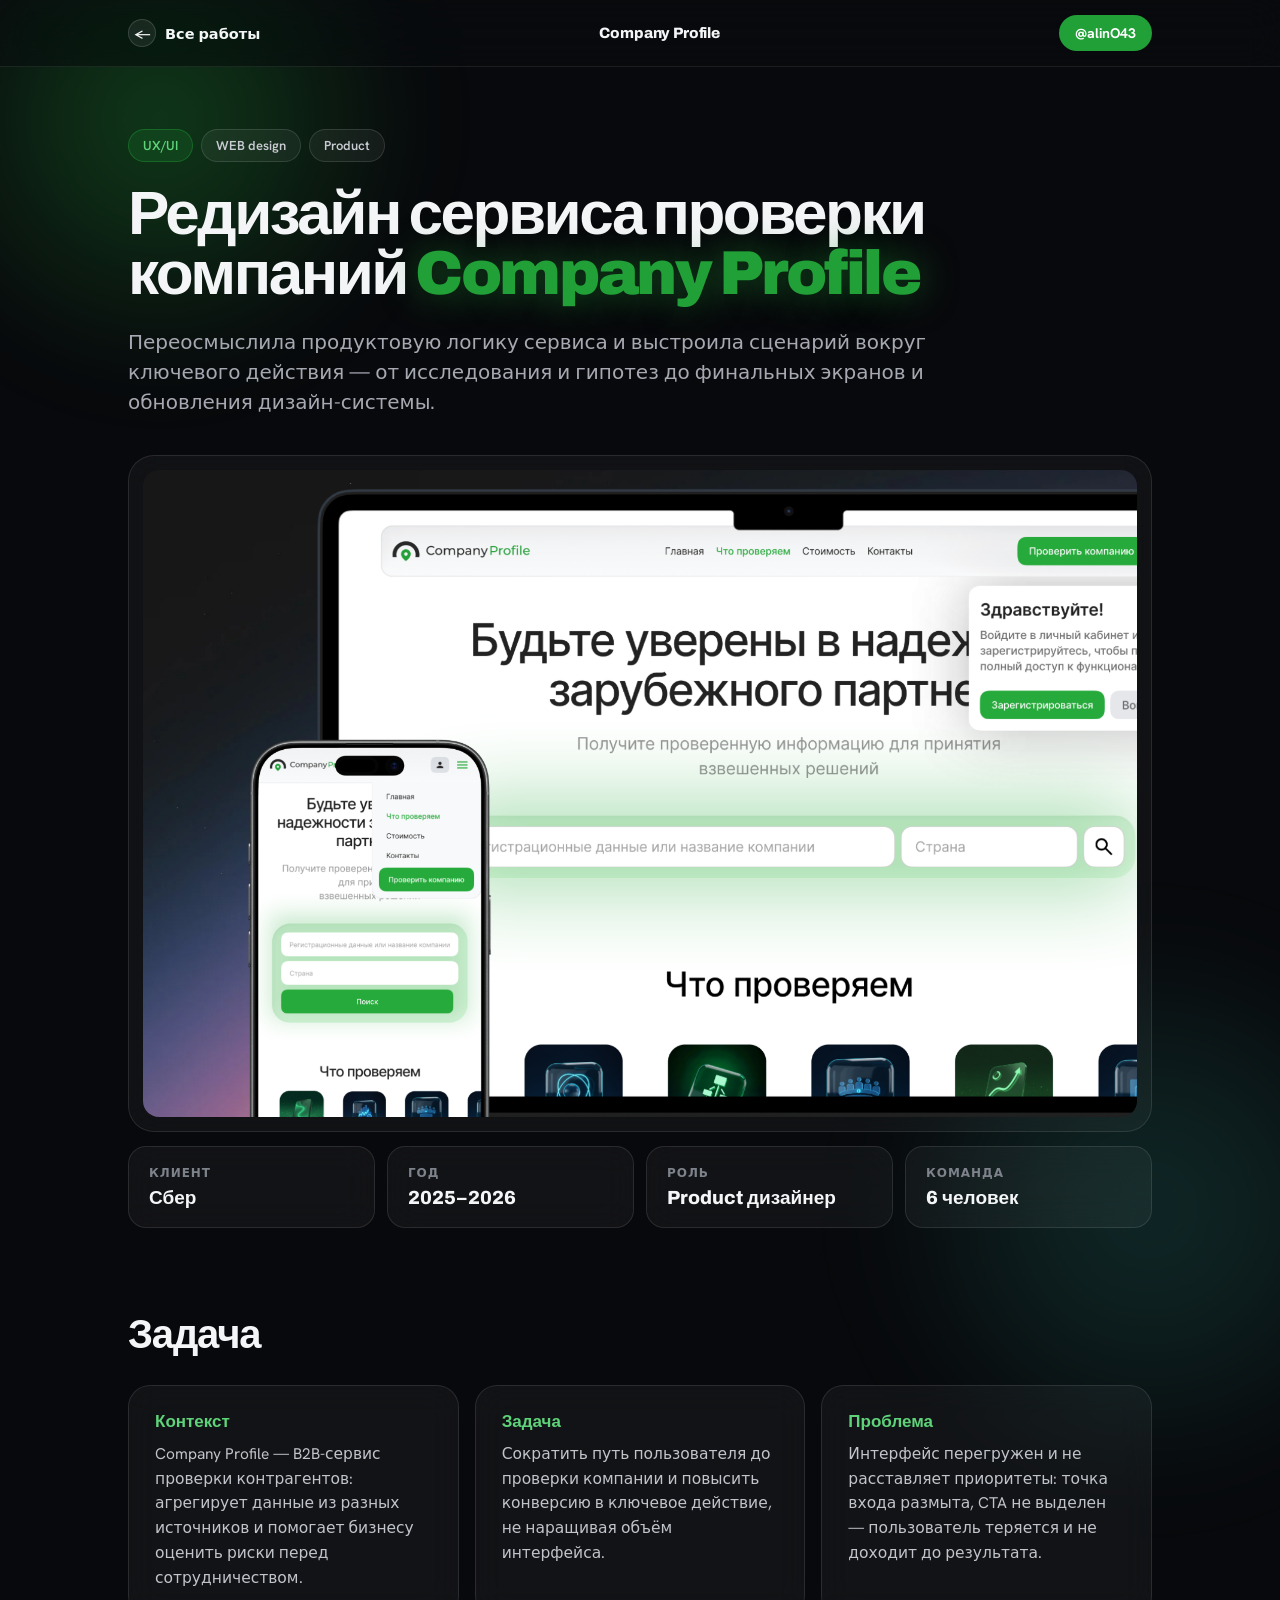
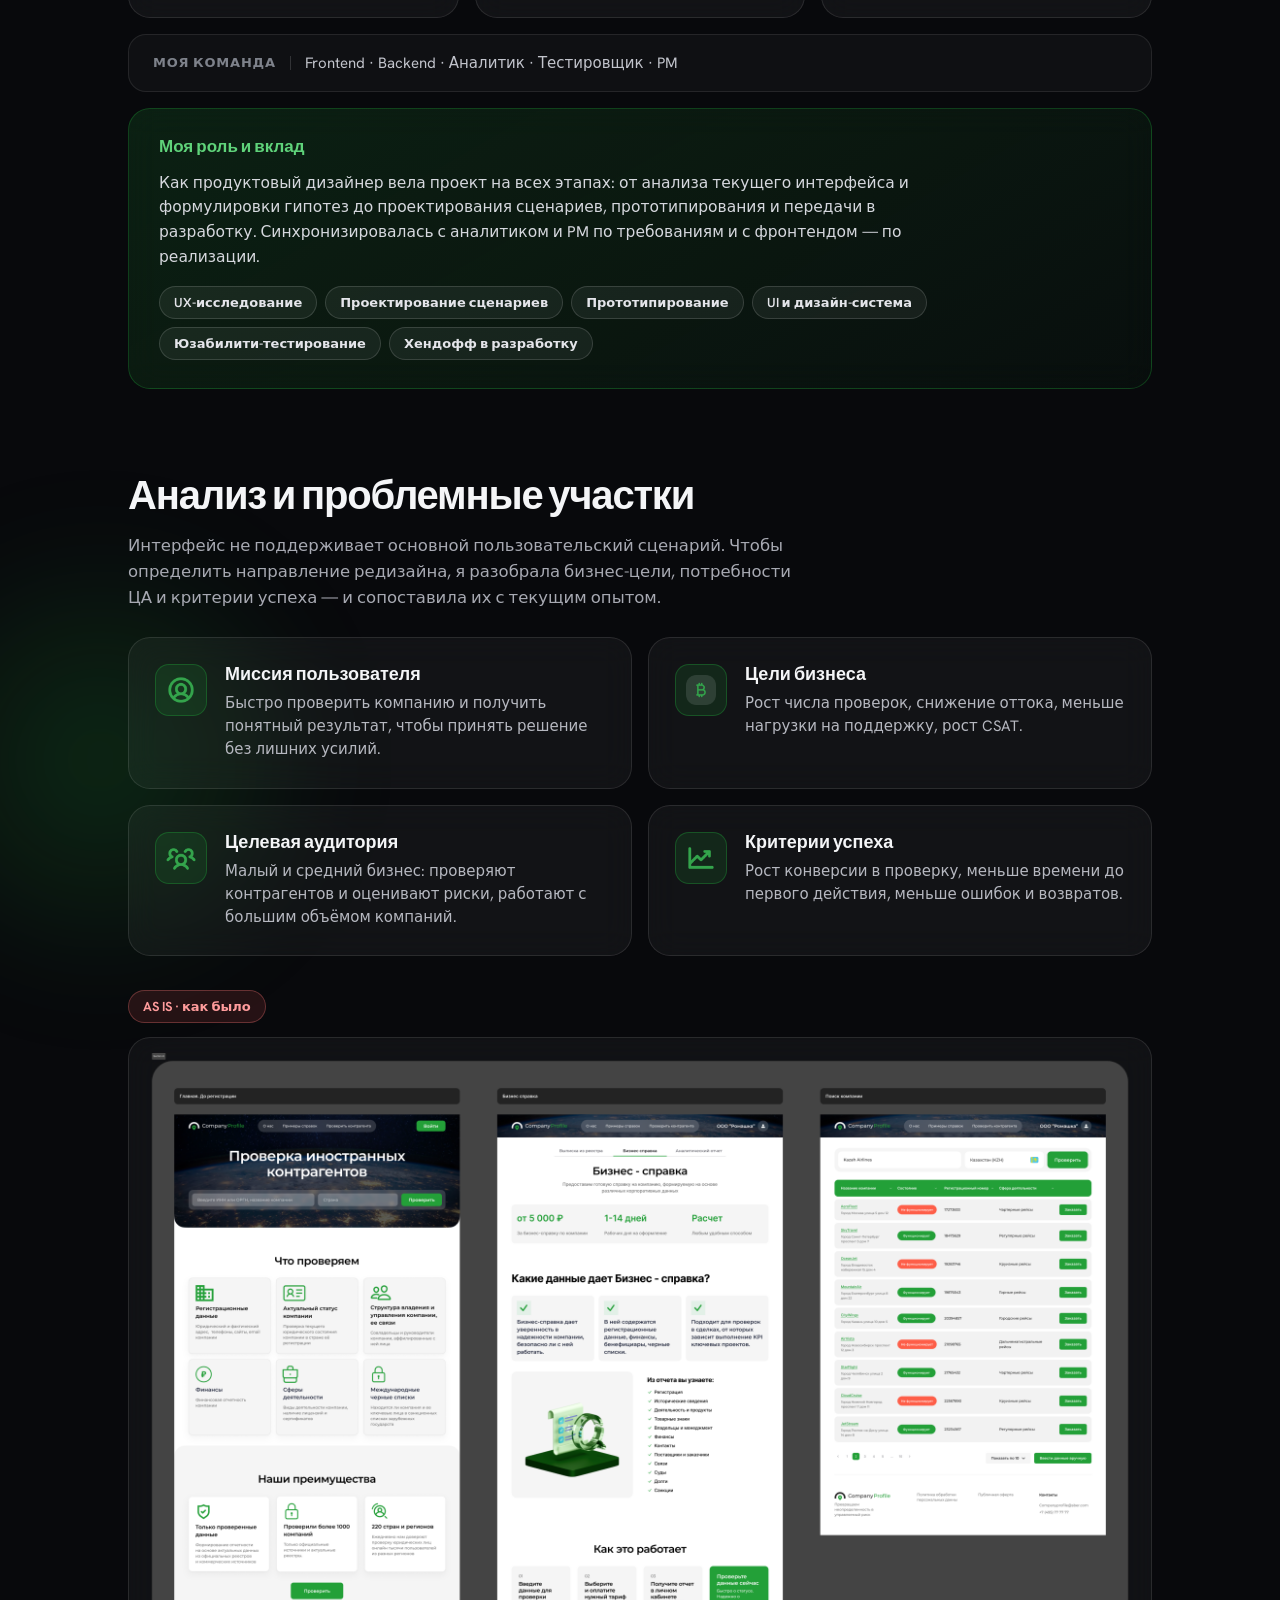
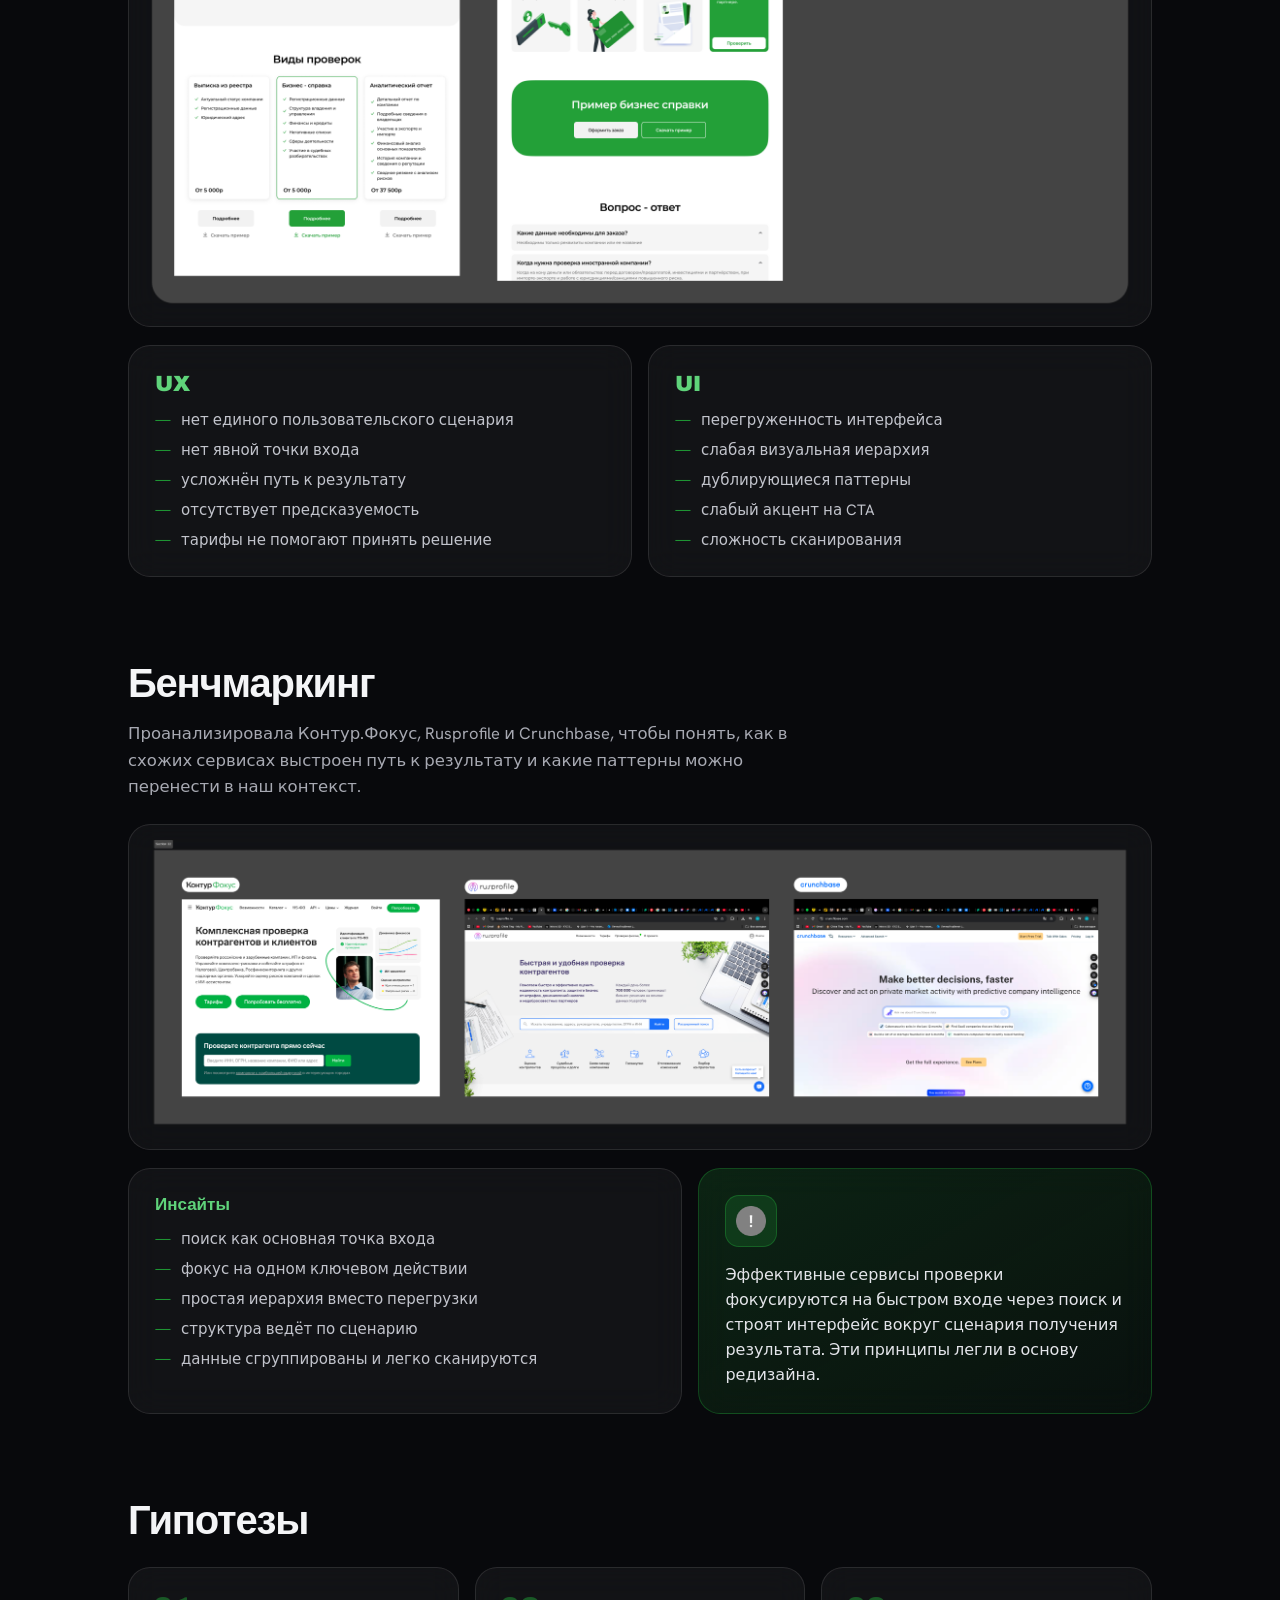
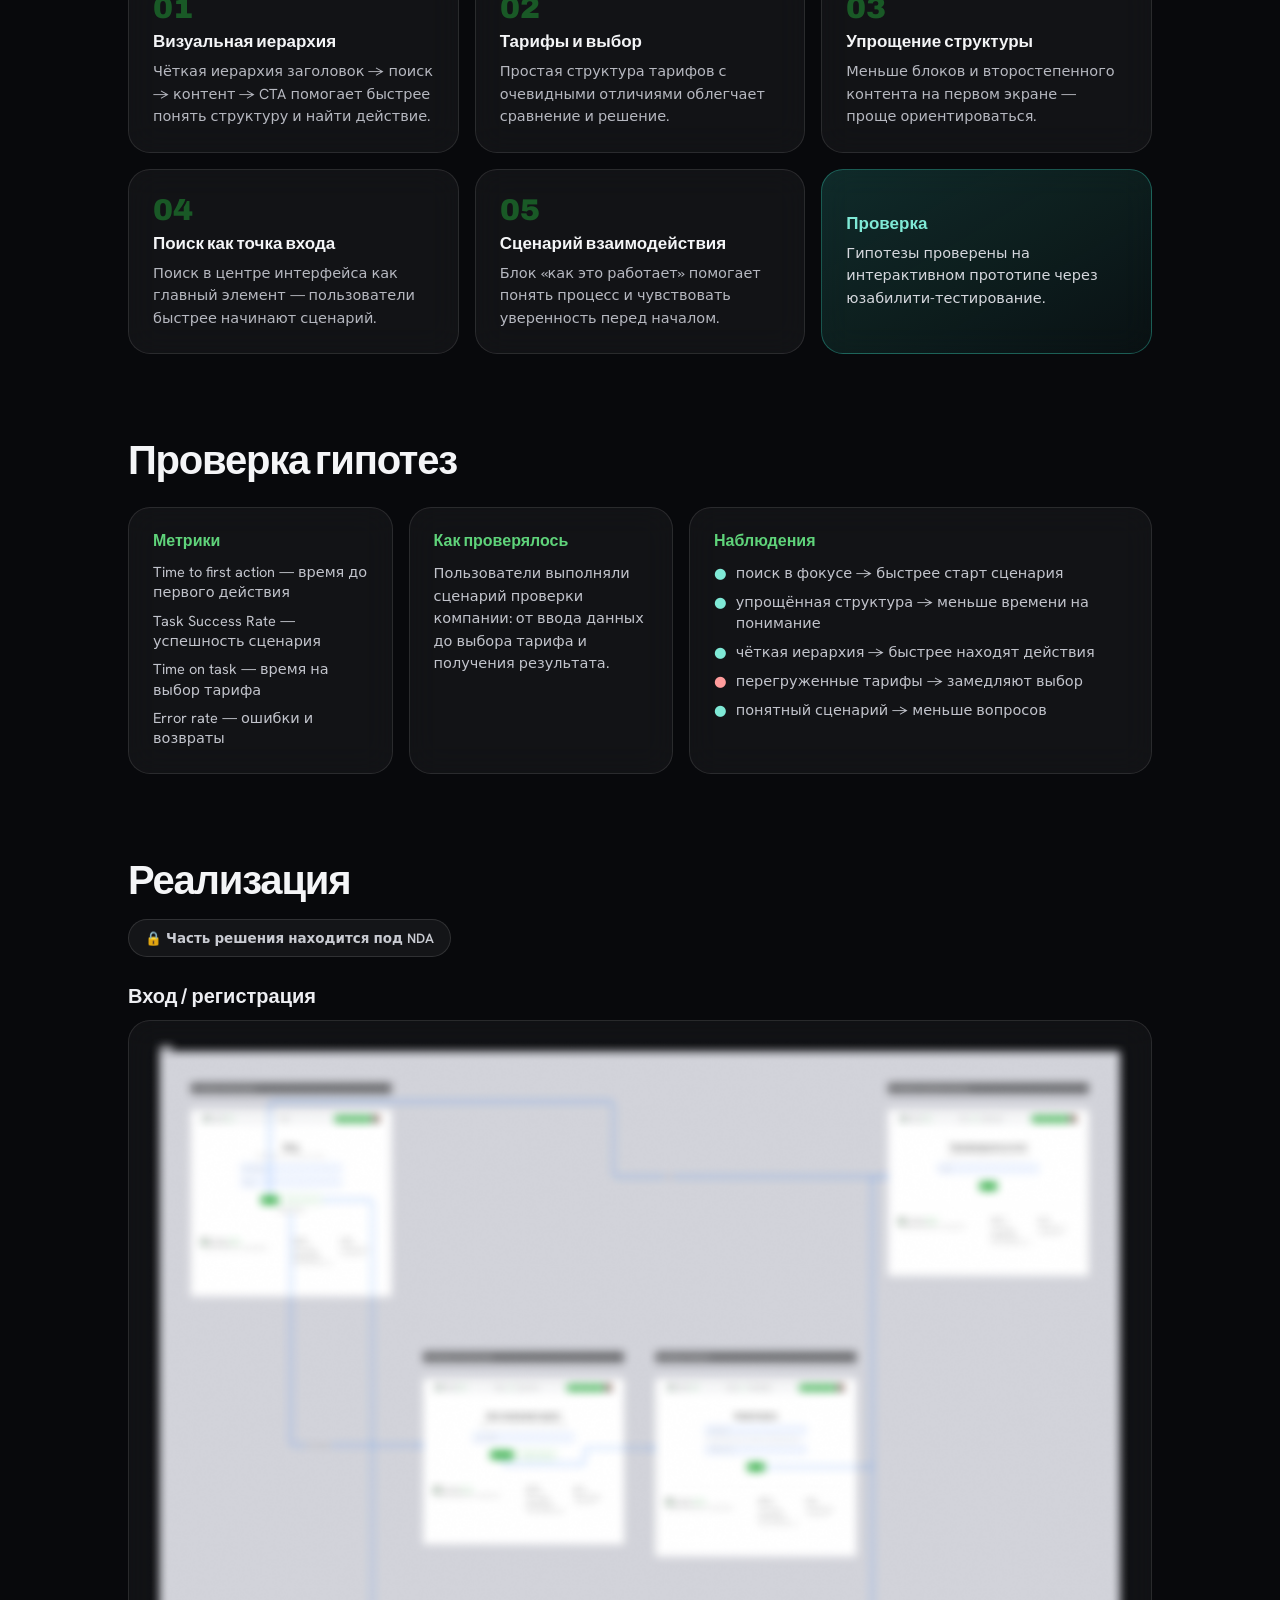
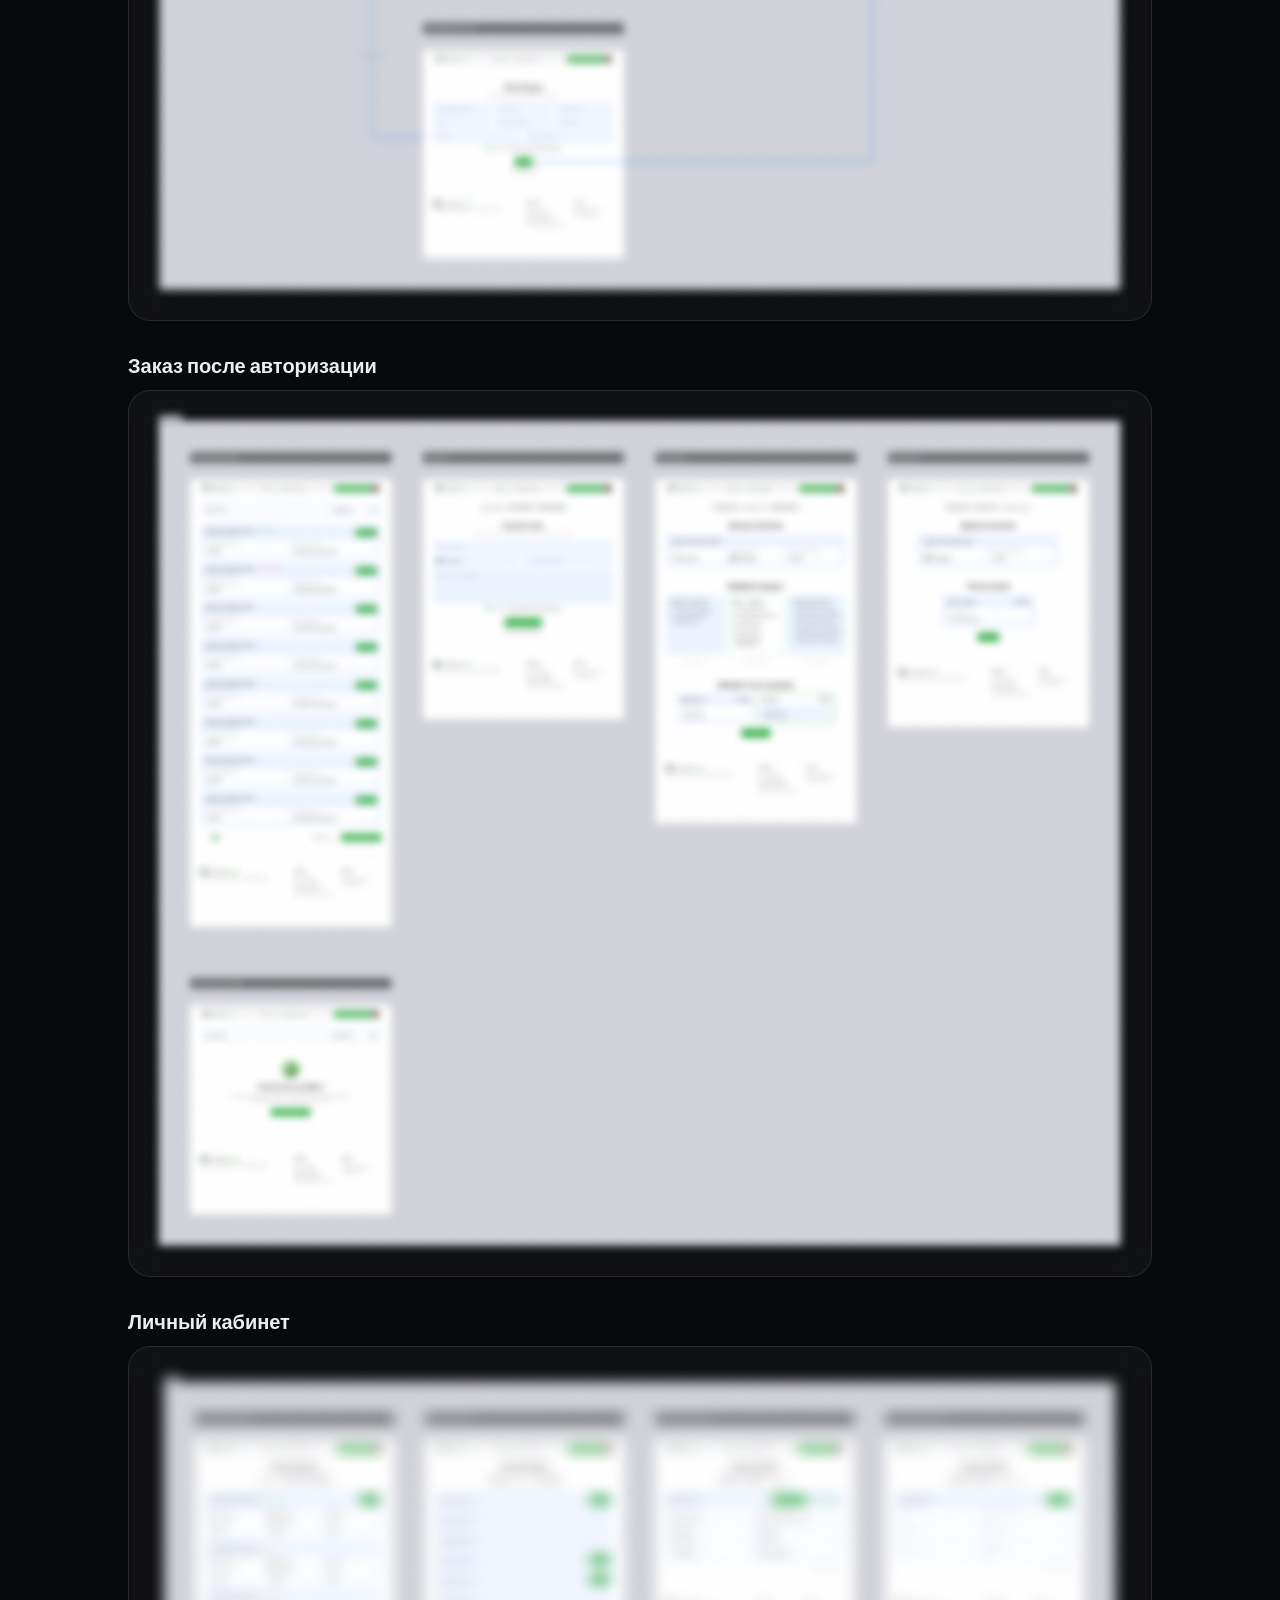
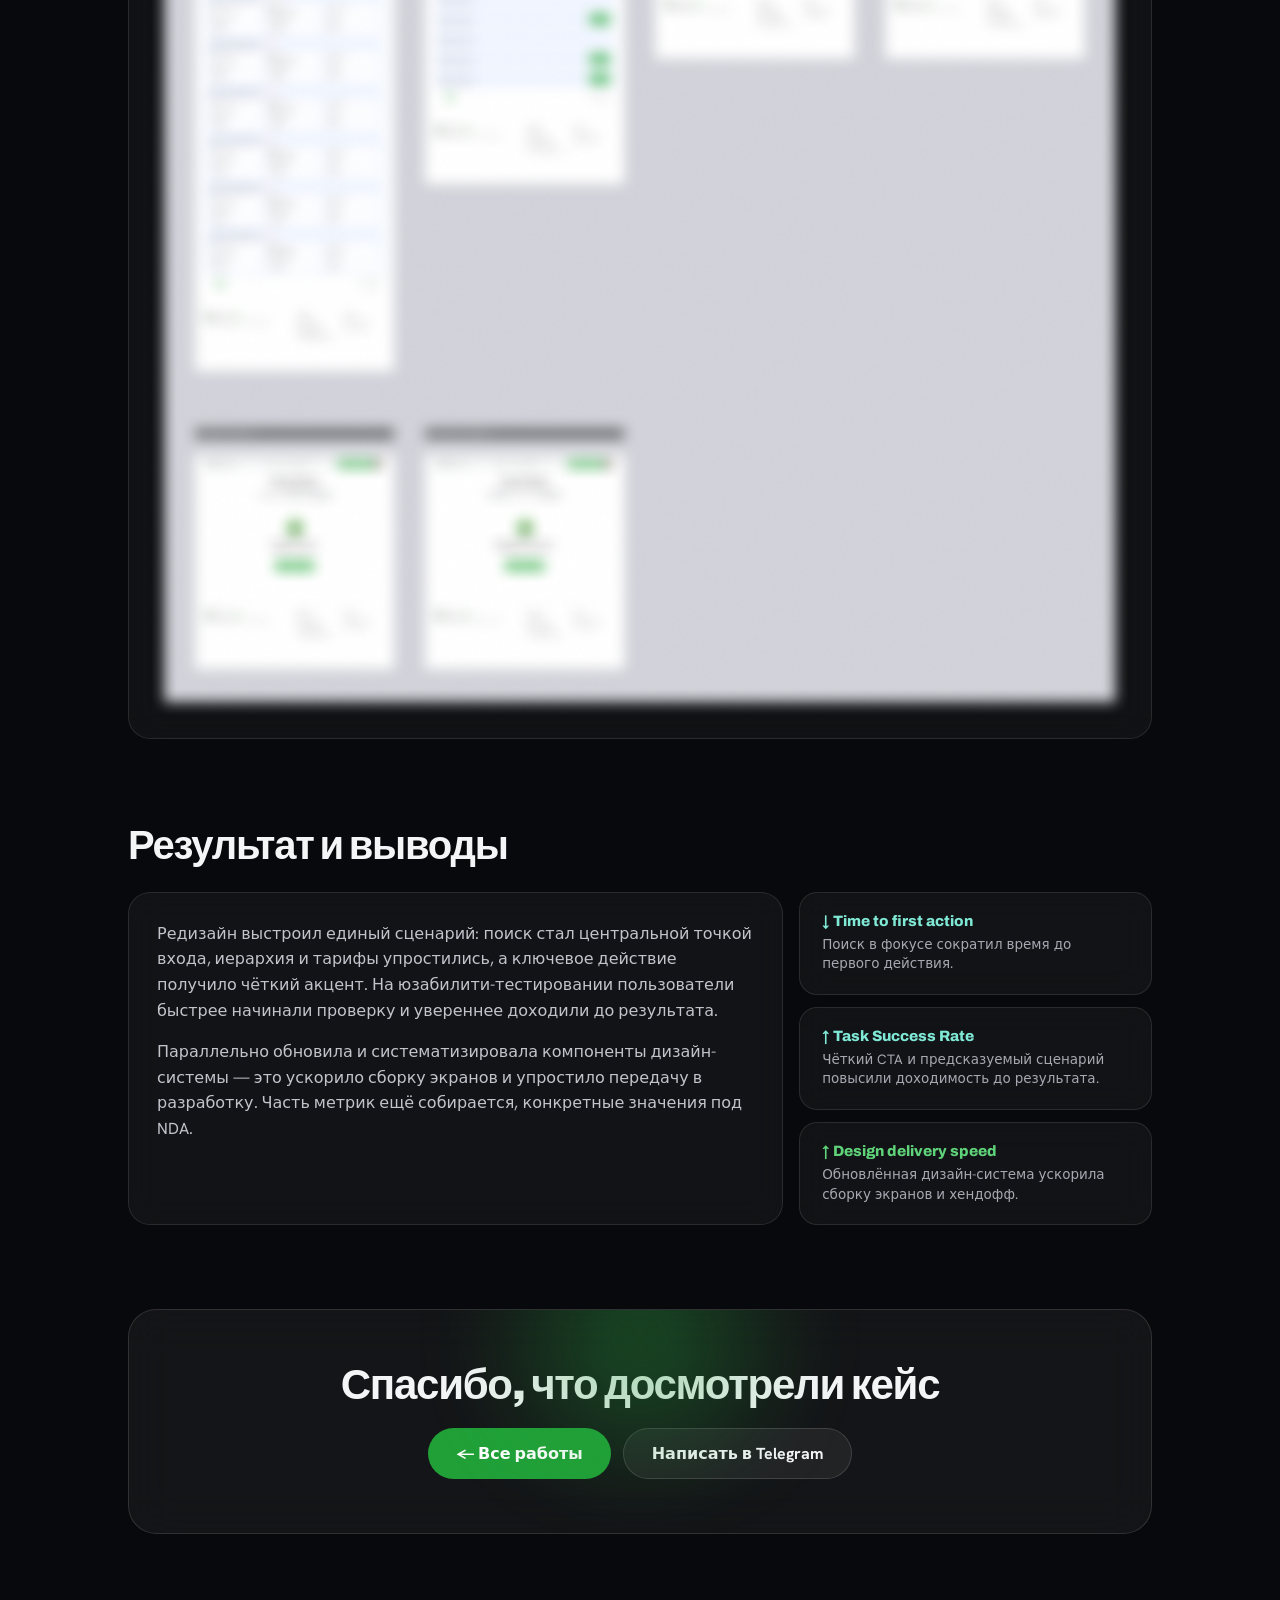
<file: company-profile-case.html>
<!DOCTYPE html>
<html lang="ru">
<head>
<meta charset="utf-8">
<meta name="viewport" content="width=device-width, initial-scale=1">
<title>Company Profile — Кейс · Алина Тотоева</title>
<link rel="preconnect" href="https://fonts.googleapis.com">
<link rel="preconnect" href="https://fonts.gstatic.com" crossorigin>
<link href="https://fonts.googleapis.com/css2?family=Archivo:wght@400;500;600;700;800;900&family=Hanken+Grotesk:wght@400;500;600;700&display=swap" rel="stylesheet">
<link rel="stylesheet" href="styles.css">
<style>
  *{box-sizing:border-box;}
  html,body{margin:0;padding:0;}
  body{font-family:'Hanken Grotesk',system-ui,sans-serif;background:#08090C;color:#F4F5F7;-webkit-font-smoothing:antialiased;}
  ::selection{background:#21A038;color:#fff;}
  @keyframes revUp{from{opacity:0;transform:translateY(22px)}to{opacity:1;transform:none}}
  @keyframes floatB{0%,100%{transform:translate(0,0)}50%{transform:translate(0,-26px)}}
  [data-rev]{animation:revUp .7s cubic-bezier(.2,.7,.2,1) both;}
  .lk{transition:opacity .18s;}
  .lk:hover{opacity:.62;}
  .gcard{transition:transform .25s cubic-bezier(.2,.7,.2,1),box-shadow .25s,border-color .25s,background .25s;}
  .gcard:hover{transform:translateY(-4px);border-color:rgba(33,160,56,0.42)!important;}
  .imgwrap img{display:block;width:100%;}
  .pill{transition:transform .18s,box-shadow .25s;}
  .pill:hover{transform:translateY(-3px);box-shadow:0 16px 30px -12px rgba(33,160,56,.6);}
  a{text-decoration:none;color:inherit;}
</style>
</head>
<body>

<div style="position:relative;min-height:100vh;background:#08090C;color:#F4F5F7;font-family:'Hanken Grotesk',system-ui,sans-serif;overflow:hidden;">

  <div style="position:absolute;top:-160px;left:-120px;width:560px;height:560px;border-radius:50%;background:radial-gradient(circle,rgba(33,160,56,0.34),transparent 66%);filter:blur(40px);pointer-events:none;animation:floatB 14s ease-in-out infinite;"></div>
  <div style="position:absolute;top:900px;right:-180px;width:620px;height:620px;border-radius:50%;background:radial-gradient(circle,rgba(60,224,200,0.16),transparent 66%);filter:blur(44px);pointer-events:none;animation:floatB 18s ease-in-out infinite reverse;"></div>
  <div style="position:absolute;top:2100px;left:-160px;width:520px;height:520px;border-radius:50%;background:radial-gradient(circle,rgba(33,160,56,0.22),transparent 66%);filter:blur(44px);pointer-events:none;"></div>

  <div style="position:relative;z-index:2;">

  <!-- NAV -->
  <div style="position:sticky;top:0;z-index:80;background:rgba(10,11,15,0.55);backdrop-filter:blur(18px) saturate(140%);-webkit-backdrop-filter:blur(18px) saturate(140%);border-bottom:1px solid rgba(255,255,255,0.08);">
    <div style="max-width:1080px;margin:0 auto;padding:15px 28px;display:flex;align-items:center;justify-content:space-between;gap:18px;">
      <a href="index.html" class="lk" style="display:inline-flex;align-items:center;gap:9px;font-weight:600;font-size:14.5px;">
        <span style="width:28px;height:28px;border-radius:50%;background:rgba(255,255,255,0.07);border:1px solid rgba(255,255,255,0.14);display:inline-flex;align-items:center;justify-content:center;">←</span>
        Все работы
      </a>
      <span style="font-family:'Archivo',sans-serif;font-weight:800;font-size:15px;letter-spacing:-0.01em;">Company Profile</span>
      <a href="https://t.me/alinO43" target="_blank" class="pill" style="display:inline-flex;align-items:center;gap:8px;background:#21A038;color:#fff;font-weight:700;font-size:14px;padding:9px 16px;border-radius:30px;">@alinO43</a>
    </div>
  </div>

  <!-- HERO -->
  <div style="max-width:1080px;margin:0 auto;padding:62px 28px 0;">
    <div data-rev style="display:flex;flex-wrap:wrap;gap:8px;margin-bottom:22px;">
      <span style="background:rgba(33,160,56,0.16);border:1px solid rgba(33,160,56,0.4);color:#5FD37A;font-size:13px;font-weight:600;padding:7px 14px;border-radius:24px;">UX/UI</span>
      <span class="tag-light-xs">WEB design</span>
      <span class="tag-light-xs">Product</span>
    </div>
    <div style="max-width:900px;">
      <h1 data-rev style="font-family:'Archivo',sans-serif;font-weight:900;font-size:62px;line-height:0.96;letter-spacing:-0.04em;margin:0;">Редизайн сервиса проверки компаний <span style="color:#21A038;text-shadow:0 0 36px rgba(33,160,56,0.5);">Company Profile</span></h1>
      <p data-rev style="font-size:20px;line-height:1.5;color:#A7A9B2;margin:24px 0 0;">Переосмыслила продуктовую логику сервиса и выстроила сценарий вокруг ключевого действия — от исследования и гипотез до финальных экранов и обновления дизайн-системы.</p>
    </div>

    <div data-rev class="imgwrap" style="margin-top:38px;background:rgba(255,255,255,0.04);border:1px solid rgba(255,255,255,0.10);border-radius:26px;padding:14px;backdrop-filter:blur(18px);">
      <img src="screens/cp/hero-cover.png" alt="Макеты сервиса Company Profile" style="border-radius:16px;">
    </div>

    <div style="display:grid;grid-template-columns:repeat(4,1fr);gap:12px;margin-top:14px;">
      <div class="card-glass-18">
        <div class="label-uppercase">Клиент</div>
        <div class="h4-lg">Сбер</div>
      </div>
      <div class="card-glass-18">
        <div class="label-uppercase">Год</div>
        <div class="h4-lg">2025–2026</div>
      </div>
      <div class="card-glass-18">
        <div class="label-uppercase">Роль</div>
        <div class="h4-lg">Product дизайнер</div>
      </div>
      <div class="card-glass-18">
        <div class="label-uppercase">Команда</div>
        <div class="h4-lg">6 человек</div>
      </div>
    </div>
  </div>

  <!-- ЗАДАЧА -->
  <div class="container-md">
    <h2 style="font-family:'Archivo',sans-serif;font-weight:900;font-size:40px;letter-spacing:-0.03em;margin:0 0 28px;">Задача</h2>
    <div style="display:grid;grid-template-columns:repeat(3,1fr);gap:16px;">
      <div class="gcard card-glass-26">
        <div style="font-family:'Archivo',sans-serif;font-weight:800;font-size:17px;color:#5FD37A;margin-bottom:10px;">Контекст</div>
        <p class="text-body-sm">Company Profile — B2B-сервис проверки контрагентов: агрегирует данные из разных источников и помогает бизнесу оценить риски перед сотрудничеством.</p>
      </div>
      <div class="gcard card-glass-26">
        <div style="font-family:'Archivo',sans-serif;font-weight:800;font-size:17px;color:#5FD37A;margin-bottom:10px;">Задача</div>
        <p class="text-body-sm">Сократить путь пользователя до проверки компании и повысить конверсию в ключевое действие, не наращивая объём интерфейса.</p>
      </div>
      <div class="gcard card-glass-26">
        <div style="font-family:'Archivo',sans-serif;font-weight:800;font-size:17px;color:#5FD37A;margin-bottom:10px;">Проблема</div>
        <p class="text-body-sm">Интерфейс перегружен и не расставляет приоритеты: точка входа размыта, CTA не выделен — пользователь теряется и не доходит до результата.</p>
      </div>
    </div>
    <div style="display:flex;align-items:center;gap:14px;flex-wrap:wrap;margin-top:16px;background:rgba(255,255,255,0.03);border:1px solid rgba(255,255,255,0.09);border-radius:18px;padding:18px 24px;">
      <span style="font-size:13px;font-weight:700;letter-spacing:0.06em;text-transform:uppercase;color:#7E828B;">Моя команда</span>
      <span style="height:14px;width:1px;background:rgba(255,255,255,0.15);"></span>
      <span style="font-size:15px;color:#C2C4CC;">Frontend · Backend · Аналитик · Тестировщик · PM</span>
    </div>
    <div style="margin-top:16px;background:linear-gradient(150deg,rgba(33,160,56,0.16),rgba(33,160,56,0.04));border:1px solid rgba(33,160,56,0.32);backdrop-filter:blur(16px);border-radius:22px;padding:28px 30px;">
      <div style="font-family:'Archivo',sans-serif;font-weight:800;font-size:17px;color:#5FD37A;margin-bottom:14px;">Моя роль и вклад</div>
      <p style="font-size:15.5px;line-height:1.6;color:#D6D8DE;margin:0 0 16px;max-width:760px;">Как продуктовый дизайнер вела проект на всех этапах: от анализа текущего интерфейса и формулировки гипотез до проектирования сценариев, прототипирования и передачи в разработку. Синхронизировалась с аналитиком и PM по требованиям и с фронтендом — по реализации.</p>
      <div style="display:flex;flex-wrap:wrap;gap:8px;">
        <span class="tag-light-sm">UX-исследование</span>
        <span class="tag-light-sm">Проектирование сценариев</span>
        <span class="tag-light-sm">Прототипирование</span>
        <span class="tag-light-sm">UI и дизайн-система</span>
        <span class="tag-light-sm">Юзабилити-тестирование</span>
        <span class="tag-light-sm">Хендофф в разработку</span>
      </div>
    </div>
  </div>

  <!-- АНАЛИЗ -->
  <div class="container-md">
    <h2 style="font-family:'Archivo',sans-serif;font-weight:900;font-size:40px;letter-spacing:-0.03em;margin:0 0 14px;">Анализ и проблемные участки</h2>
    <p style="font-size:16.5px;line-height:1.6;color:#A7A9B2;max-width:680px;margin:0 0 26px;">Интерфейс не поддерживает основной пользовательский сценарий. Чтобы определить направление редизайна, я разобрала бизнес-цели, потребности ЦА и критерии успеха — и сопоставила их с текущим опытом.</p>
    <div style="display:grid;grid-template-columns:1fr 1fr;gap:16px;">
      <div class="gcard" style="background:rgba(255,255,255,0.045);border:1px solid rgba(255,255,255,0.10);backdrop-filter:blur(16px);border-radius:22px;padding:26px;display:flex;gap:18px;">
        <span style="flex:none;width:52px;height:52px;border-radius:14px;background:rgba(33,160,56,0.14);border:1px solid rgba(33,160,56,0.36);display:flex;align-items:center;justify-content:center;overflow:hidden;"><img src="screens/cp/icon-user-circle.png" alt="" class="icon-sm"></span>
        <div>
          <div style="font-family:'Archivo',sans-serif;font-weight:800;font-size:18px;margin-bottom:7px;">Миссия пользователя</div>
          <p style="font-size:15px;line-height:1.55;color:#B6B8C0;margin:0;">Быстро проверить компанию и получить понятный результат, чтобы принять решение без лишних усилий.</p>
        </div>
      </div>
      <div class="gcard" style="background:rgba(255,255,255,0.045);border:1px solid rgba(255,255,255,0.10);backdrop-filter:blur(16px);border-radius:22px;padding:26px;display:flex;gap:18px;">
        <span style="flex:none;width:52px;height:52px;border-radius:14px;background:rgba(33,160,56,0.14);border:1px solid rgba(33,160,56,0.36);display:flex;align-items:center;justify-content:center;overflow:hidden;"><img src="screens/cp/icon-currency-btc.png" alt="" class="icon-sm"></span>
        <div>
          <div style="font-family:'Archivo',sans-serif;font-weight:800;font-size:18px;margin-bottom:7px;">Цели бизнеса</div>
          <p style="font-size:15px;line-height:1.55;color:#B6B8C0;margin:0;">Рост числа проверок, снижение оттока, меньше нагрузки на поддержку, рост CSAT.</p>
        </div>
      </div>
      <div class="gcard" style="background:rgba(255,255,255,0.045);border:1px solid rgba(255,255,255,0.10);backdrop-filter:blur(16px);border-radius:22px;padding:26px;display:flex;gap:18px;">
        <span style="flex:none;width:52px;height:52px;border-radius:14px;background:rgba(33,160,56,0.14);border:1px solid rgba(33,160,56,0.36);display:flex;align-items:center;justify-content:center;overflow:hidden;"><img src="screens/cp/icon-users-three.png" alt="" class="icon-sm"></span>
        <div>
          <div style="font-family:'Archivo',sans-serif;font-weight:800;font-size:18px;margin-bottom:7px;">Целевая аудитория</div>
          <p style="font-size:15px;line-height:1.55;color:#B6B8C0;margin:0;">Малый и средний бизнес: проверяют контрагентов и оценивают риски, работают с большим объёмом компаний.</p>
        </div>
      </div>
      <div class="gcard" style="background:rgba(255,255,255,0.045);border:1px solid rgba(255,255,255,0.10);backdrop-filter:blur(16px);border-radius:22px;padding:26px;display:flex;gap:18px;">
        <span style="flex:none;width:52px;height:52px;border-radius:14px;background:rgba(33,160,56,0.14);border:1px solid rgba(33,160,56,0.36);display:flex;align-items:center;justify-content:center;overflow:hidden;"><img src="screens/cp/icon-chart-line-up.png" alt="" class="icon-sm"></span>
        <div>
          <div style="font-family:'Archivo',sans-serif;font-weight:800;font-size:18px;margin-bottom:7px;">Критерии успеха</div>
          <p style="font-size:15px;line-height:1.55;color:#B6B8C0;margin:0;">Рост конверсии в проверку, меньше времени до первого действия, меньше ошибок и возвратов.</p>
        </div>
      </div>
    </div>

    <div style="margin-top:34px;">
      <div style="display:inline-flex;align-items:center;gap:9px;background:rgba(255,90,90,0.12);border:1px solid rgba(255,120,120,0.3);color:#FF9C9C;font-size:13px;font-weight:700;padding:7px 14px;border-radius:22px;margin-bottom:14px;">AS IS · как было</div>
      <div class="imgwrap" style="background:rgba(255,255,255,0.04);border:1px solid rgba(255,255,255,0.10);border-radius:22px;padding:14px;backdrop-filter:blur(16px);">
        <img src="screens/cp/as-is.png" alt="Интерфейс как было" class="img-rounded-14">
      </div>
    </div>

    <div style="display:grid;grid-template-columns:1fr 1fr;gap:16px;margin-top:18px;">
      <div class="gcard card-glass-26">
        <div style="font-family:'Archivo',sans-serif;font-weight:900;font-size:22px;color:#5FD37A;margin-bottom:14px;">UX</div>
        <div style="display:flex;flex-direction:column;gap:10px;">
          <div class="flex-gap-10"><span class="color-accent-green">—</span>нет единого пользовательского сценария</div>
          <div class="flex-gap-10"><span class="color-accent-green">—</span>нет явной точки входа</div>
          <div class="flex-gap-10"><span class="color-accent-green">—</span>усложнён путь к результату</div>
          <div class="flex-gap-10"><span class="color-accent-green">—</span>отсутствует предсказуемость</div>
          <div class="flex-gap-10"><span class="color-accent-green">—</span>тарифы не помогают принять решение</div>
        </div>
      </div>
      <div class="gcard card-glass-26">
        <div style="font-family:'Archivo',sans-serif;font-weight:900;font-size:22px;color:#5FD37A;margin-bottom:14px;">UI</div>
        <div style="display:flex;flex-direction:column;gap:10px;">
          <div class="flex-gap-10"><span class="color-accent-green">—</span>перегруженность интерфейса</div>
          <div class="flex-gap-10"><span class="color-accent-green">—</span>слабая визуальная иерархия</div>
          <div class="flex-gap-10"><span class="color-accent-green">—</span>дублирующиеся паттерны</div>
          <div class="flex-gap-10"><span class="color-accent-green">—</span>слабый акцент на CTA</div>
          <div class="flex-gap-10"><span class="color-accent-green">—</span>сложность сканирования</div>
        </div>
      </div>
    </div>
  </div>

  <!-- БЕНЧМАРКИНГ -->
  <div class="container-md">
    <h2 style="font-family:'Archivo',sans-serif;font-weight:900;font-size:40px;letter-spacing:-0.03em;margin:0 0 14px;">Бенчмаркинг</h2>
    <p style="font-size:16.5px;line-height:1.6;color:#A7A9B2;max-width:680px;margin:0 0 24px;">Проанализировала Контур.Фокус, Rusprofile и Crunchbase, чтобы понять, как в схожих сервисах выстроен путь к результату и какие паттерны можно перенести в наш контекст.</p>
    <div class="imgwrap" style="background:rgba(255,255,255,0.04);border:1px solid rgba(255,255,255,0.10);border-radius:22px;padding:14px;backdrop-filter:blur(16px);">
      <img src="screens/cp/benchmarking.png" alt="Бенчмаркинг" class="img-rounded-14">
    </div>
    <div style="display:grid;grid-template-columns:1.1fr 0.9fr;gap:16px;margin-top:18px;align-items:stretch;">
      <div class="gcard card-glass-26">
        <div style="font-family:'Archivo',sans-serif;font-weight:800;font-size:17px;color:#5FD37A;margin-bottom:14px;">Инсайты</div>
        <div style="display:flex;flex-direction:column;gap:10px;">
          <div class="flex-gap-10"><span class="color-accent-green">—</span>поиск как основная точка входа</div>
          <div class="flex-gap-10"><span class="color-accent-green">—</span>фокус на одном ключевом действии</div>
          <div class="flex-gap-10"><span class="color-accent-green">—</span>простая иерархия вместо перегрузки</div>
          <div class="flex-gap-10"><span class="color-accent-green">—</span>структура ведёт по сценарию</div>
          <div class="flex-gap-10"><span class="color-accent-green">—</span>данные сгруппированы и легко сканируются</div>
        </div>
      </div>
      <div style="background:linear-gradient(150deg,rgba(33,160,56,0.18),rgba(33,160,56,0.05));border:1px solid rgba(33,160,56,0.35);backdrop-filter:blur(16px);border-radius:22px;padding:26px;display:flex;flex-direction:column;justify-content:center;gap:16px;">
        <span style="width:52px;height:52px;border-radius:14px;background:rgba(33,160,56,0.2);border:1px solid rgba(33,160,56,0.4);display:flex;align-items:center;justify-content:center;overflow:hidden;"><img src="screens/cp/icon-fixer.png" alt="" class="icon-sm"></span>
        <p style="font-size:16px;line-height:1.55;color:#E4E5EA;margin:0;font-weight:500;">Эффективные сервисы проверки фокусируются на быстром входе через поиск и строят интерфейс вокруг сценария получения результата. Эти принципы легли в основу редизайна.</p>
      </div>
    </div>
  </div>

  <!-- ГИПОТЕЗЫ -->
  <div class="container-md">
    <h2 style="font-family:'Archivo',sans-serif;font-weight:900;font-size:40px;letter-spacing:-0.03em;margin:0 0 24px;">Гипотезы</h2>
    <div style="display:grid;grid-template-columns:repeat(3,1fr);gap:16px;">
      <div class="gcard card-glass-24">
        <div style="font-family:'Archivo',sans-serif;font-weight:900;font-size:30px;color:rgba(33,160,56,0.5);margin-bottom:8px;">01</div>
        <div class="h4-md">Визуальная иерархия</div>
        <p class="text-body-lg">Чёткая иерархия заголовок → поиск → контент → CTA помогает быстрее понять структуру и найти действие.</p>
      </div>
      <div class="gcard card-glass-24">
        <div style="font-family:'Archivo',sans-serif;font-weight:900;font-size:30px;color:rgba(33,160,56,0.5);margin-bottom:8px;">02</div>
        <div class="h4-md">Тарифы и выбор</div>
        <p class="text-body-lg">Простая структура тарифов с очевидными отличиями облегчает сравнение и решение.</p>
      </div>
      <div class="gcard card-glass-24">
        <div style="font-family:'Archivo',sans-serif;font-weight:900;font-size:30px;color:rgba(33,160,56,0.5);margin-bottom:8px;">03</div>
        <div class="h4-md">Упрощение структуры</div>
        <p class="text-body-lg">Меньше блоков и второстепенного контента на первом экране — проще ориентироваться.</p>
      </div>
      <div class="gcard card-glass-24">
        <div style="font-family:'Archivo',sans-serif;font-weight:900;font-size:30px;color:rgba(33,160,56,0.5);margin-bottom:8px;">04</div>
        <div class="h4-md">Поиск как точка входа</div>
        <p class="text-body-lg">Поиск в центре интерфейса как главный элемент — пользователи быстрее начинают сценарий.</p>
      </div>
      <div class="gcard card-glass-24">
        <div style="font-family:'Archivo',sans-serif;font-weight:900;font-size:30px;color:rgba(33,160,56,0.5);margin-bottom:8px;">05</div>
        <div class="h4-md">Сценарий взаимодействия</div>
        <p class="text-body-lg">Блок «как это работает» помогает понять процесс и чувствовать уверенность перед началом.</p>
      </div>
      <div style="background:linear-gradient(150deg,rgba(60,224,200,0.16),rgba(60,224,200,0.04));border:1px solid rgba(60,224,200,0.32);backdrop-filter:blur(16px);border-radius:22px;padding:24px;display:flex;flex-direction:column;justify-content:center;">
        <div style="font-family:'Archivo',sans-serif;font-weight:800;font-size:17px;color:#7FE9D6;margin-bottom:8px;">Проверка</div>
        <p style="font-size:14.5px;line-height:1.55;color:#D6D8DE;margin:0;">Гипотезы проверены на интерактивном прототипе через юзабилити-тестирование.</p>
      </div>
    </div>
  </div>

  <!-- ПРОВЕРКА -->
  <div class="container-md">
    <h2 style="font-family:'Archivo',sans-serif;font-weight:900;font-size:40px;letter-spacing:-0.03em;margin:0 0 24px;">Проверка гипотез</h2>
    <div style="display:grid;grid-template-columns:0.8fr 0.8fr 1.4fr;gap:16px;">
      <div class="gcard card-glass-24">
        <div style="font-family:'Archivo',sans-serif;font-weight:800;font-size:16px;color:#5FD37A;margin-bottom:12px;">Метрики</div>
        <div style="display:flex;flex-direction:column;gap:8px;font-size:14.5px;color:#C2C4CC;line-height:1.4;">
          <span>Time to first action — время до первого действия</span>
          <span>Task Success Rate — успешность сценария</span>
          <span>Time on task — время на выбор тарифа</span>
          <span>Error rate — ошибки и возвраты</span>
        </div>
      </div>
      <div class="gcard card-glass-24">
        <div style="font-family:'Archivo',sans-serif;font-weight:800;font-size:16px;color:#5FD37A;margin-bottom:12px;">Как проверялось</div>
        <p style="font-size:14.5px;line-height:1.55;color:#C2C4CC;margin:0;">Пользователи выполняли сценарий проверки компании: от ввода данных до выбора тарифа и получения результата.</p>
      </div>
      <div class="gcard card-glass-24">
        <div style="font-family:'Archivo',sans-serif;font-weight:800;font-size:16px;color:#5FD37A;margin-bottom:12px;">Наблюдения</div>
        <div style="display:flex;flex-direction:column;gap:8px;">
          <div class="flex-gap-9"><span class="color-accent-cyan">●</span>поиск в фокусе → быстрее старт сценария</div>
          <div class="flex-gap-9"><span class="color-accent-cyan">●</span>упрощённая структура → меньше времени на понимание</div>
          <div class="flex-gap-9"><span class="color-accent-cyan">●</span>чёткая иерархия → быстрее находят действия</div>
          <div class="flex-gap-9"><span style="color:#FF9C9C;">●</span>перегруженные тарифы → замедляют выбор</div>
          <div class="flex-gap-9"><span class="color-accent-cyan">●</span>понятный сценарий → меньше вопросов</div>
        </div>
      </div>
    </div>
  </div>

  <!-- РЕАЛИЗАЦИЯ -->
  <div class="container-md">
    <h2 style="font-family:'Archivo',sans-serif;font-weight:900;font-size:40px;letter-spacing:-0.03em;margin:0 0 16px;">Реализация</h2>
    <div style="display:inline-flex;align-items:center;gap:9px;background:rgba(255,255,255,0.05);border:1px solid rgba(255,255,255,0.12);color:#C9CBD2;font-size:13.5px;font-weight:600;padding:9px 16px;border-radius:22px;margin-bottom:28px;">🔒 Часть решения находится под NDA</div>
    <div style="display:flex;flex-direction:column;gap:34px;">
      <div>
        <div style="font-family:'Archivo',sans-serif;font-weight:800;font-size:20px;margin-bottom:12px;color:#EDEEF2;">Вход / регистрация</div>
        <div class="imgwrap" style="background:rgba(255,255,255,0.04);border:1px solid rgba(255,255,255,0.10);border-radius:22px;padding:14px;backdrop-filter:blur(16px);">
          <img src="screens/cp/desktop-auth.png" alt="Экран авторизации" class="img-rounded-14">
        </div>
      </div>
      <div>
        <div style="font-family:'Archivo',sans-serif;font-weight:800;font-size:20px;margin-bottom:12px;color:#EDEEF2;">Заказ после авторизации</div>
        <div class="imgwrap" style="background:rgba(255,255,255,0.04);border:1px solid rgba(255,255,255,0.10);border-radius:22px;padding:14px;backdrop-filter:blur(16px);">
          <img src="screens/cp/desktop-order.png" alt="Экран оформления заказа" class="img-rounded-14">
        </div>
      </div>
      <div>
        <div style="font-family:'Archivo',sans-serif;font-weight:800;font-size:20px;margin-bottom:12px;color:#EDEEF2;">Личный кабинет</div>
        <div class="imgwrap" style="background:rgba(255,255,255,0.04);border:1px solid rgba(255,255,255,0.10);border-radius:22px;padding:14px;backdrop-filter:blur(16px);">
          <img src="screens/cp/desktop-account.png" alt="Экран личного кабинета" class="img-rounded-14">
        </div>
      </div>
    </div>
  </div>

  <!-- РЕЗУЛЬТАТ -->
  <div class="container-md">
    <h2 style="font-family:'Archivo',sans-serif;font-weight:900;font-size:40px;letter-spacing:-0.03em;margin:0 0 24px;">Результат и выводы</h2>
    <div style="display:grid;grid-template-columns:1.3fr 0.7fr;gap:16px;align-items:stretch;">
      <div class="gcard" style="background:rgba(255,255,255,0.045);border:1px solid rgba(255,255,255,0.10);backdrop-filter:blur(16px);border-radius:22px;padding:28px;">
        <p style="font-size:16px;line-height:1.6;color:#C2C4CC;margin:0 0 16px;">Редизайн выстроил единый сценарий: поиск стал центральной точкой входа, иерархия и тарифы упростились, а ключевое действие получило чёткий акцент. На юзабилити-тестировании пользователи быстрее начинали проверку и увереннее доходили до результата.</p>
        <p style="font-size:16px;line-height:1.6;color:#C2C4CC;margin:0;">Параллельно обновила и систематизировала компоненты дизайн-системы — это ускорило сборку экранов и упростило передачу в разработку. Часть метрик ещё собирается, конкретные значения под NDA.</p>
      </div>
      <div style="display:flex;flex-direction:column;gap:12px;">
        <div style="background:rgba(255,255,255,0.045);border:1px solid rgba(255,255,255,0.10);backdrop-filter:blur(16px);border-radius:18px;padding:20px 22px;">
          <div style="font-family:'Archivo',sans-serif;font-weight:800;font-size:15px;color:#7FE9D6;margin-bottom:6px;">↓ Time to first action</div>
          <p style="font-size:13.5px;line-height:1.45;color:#A7A9B2;margin:0;">Поиск в фокусе сократил время до первого действия.</p>
        </div>
        <div style="background:rgba(255,255,255,0.045);border:1px solid rgba(255,255,255,0.10);backdrop-filter:blur(16px);border-radius:18px;padding:20px 22px;">
          <div style="font-family:'Archivo',sans-serif;font-weight:800;font-size:15px;color:#7FE9D6;margin-bottom:6px;">↑ Task Success Rate</div>
          <p style="font-size:13.5px;line-height:1.45;color:#A7A9B2;margin:0;">Чёткий CTA и предсказуемый сценарий повысили доходимость до результата.</p>
        </div>
        <div style="background:rgba(255,255,255,0.045);border:1px solid rgba(255,255,255,0.10);backdrop-filter:blur(16px);border-radius:18px;padding:20px 22px;">
          <div style="font-family:'Archivo',sans-serif;font-weight:800;font-size:15px;color:#5FD37A;margin-bottom:6px;">↑ Design delivery speed</div>
          <p style="font-size:13.5px;line-height:1.45;color:#A7A9B2;margin:0;">Обновлённая дизайн-система ускорила сборку экранов и хендофф.</p>
        </div>
      </div>
    </div>
  </div>

  <!-- FOOTER -->
  <div style="max-width:1080px;margin:84px auto 0;padding:0 28px 80px;">
    <div style="position:relative;overflow:hidden;background:rgba(255,255,255,0.05);border:1px solid rgba(255,255,255,0.12);backdrop-filter:blur(24px);border-radius:28px;padding:54px 40px;text-align:center;">
      <div style="position:absolute;top:-120px;left:50%;transform:translateX(-50%);width:460px;height:300px;border-radius:50%;background:radial-gradient(circle,rgba(33,160,56,0.4),transparent 66%);filter:blur(30px);pointer-events:none;"></div>
      <div class="relative">
        <h2 style="font-family:'Archivo',sans-serif;font-weight:900;font-size:42px;line-height:1;letter-spacing:-0.03em;margin:0 0 22px;">Спасибо, что досмотрели кейс</h2>
        <div style="display:flex;gap:12px;justify-content:center;flex-wrap:wrap;">
          <a href="index.html" class="pill" style="display:inline-flex;align-items:center;gap:9px;background:#21A038;color:#fff;font-weight:700;font-size:16px;padding:14px 28px;border-radius:32px;">← Все работы</a>
          <a href="https://t.me/alinO43" target="_blank" class="pill" style="display:inline-flex;align-items:center;gap:9px;background:rgba(255,255,255,0.06);border:1px solid rgba(255,255,255,0.14);color:#F4F5F7;font-weight:700;font-size:16px;padding:14px 28px;border-radius:32px;">Написать в Telegram</a>
        </div>
      </div>
    </div>
  </div>

  </div>
</div>

</body>
</html>
</file>
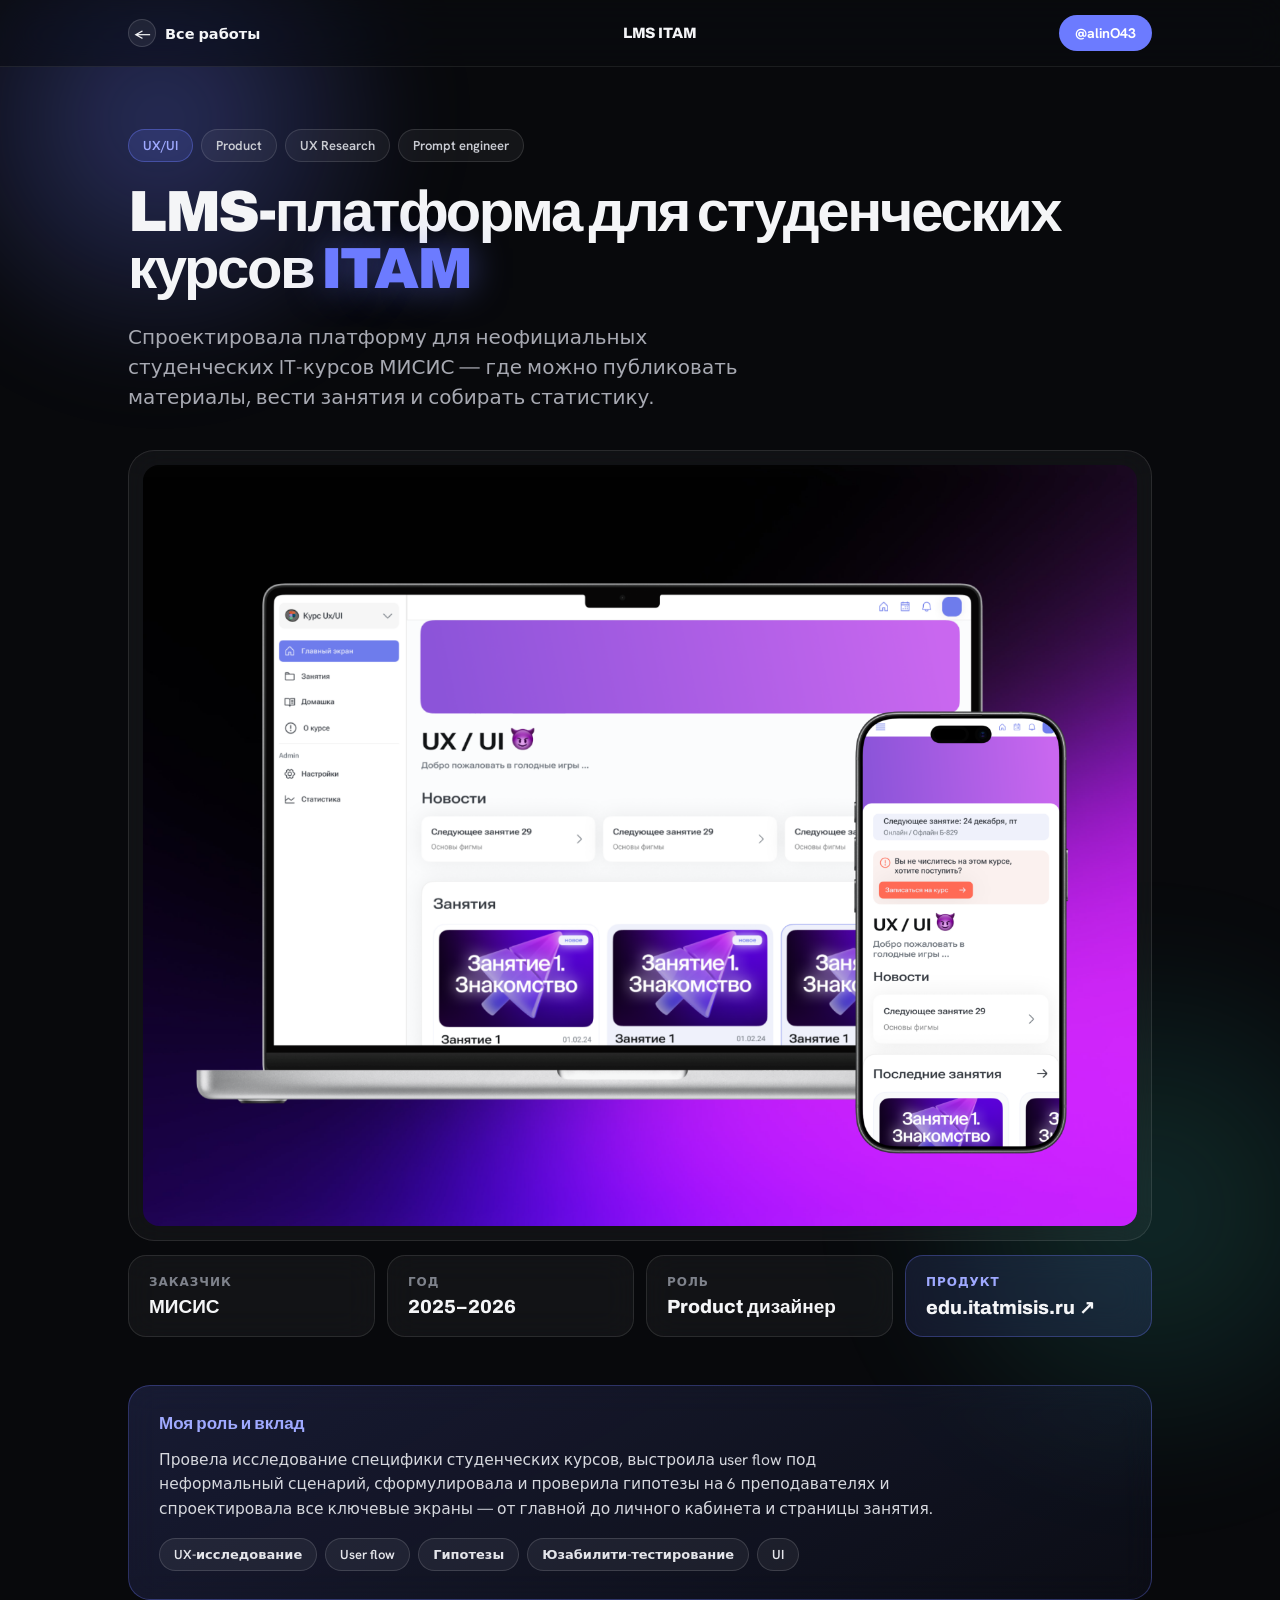
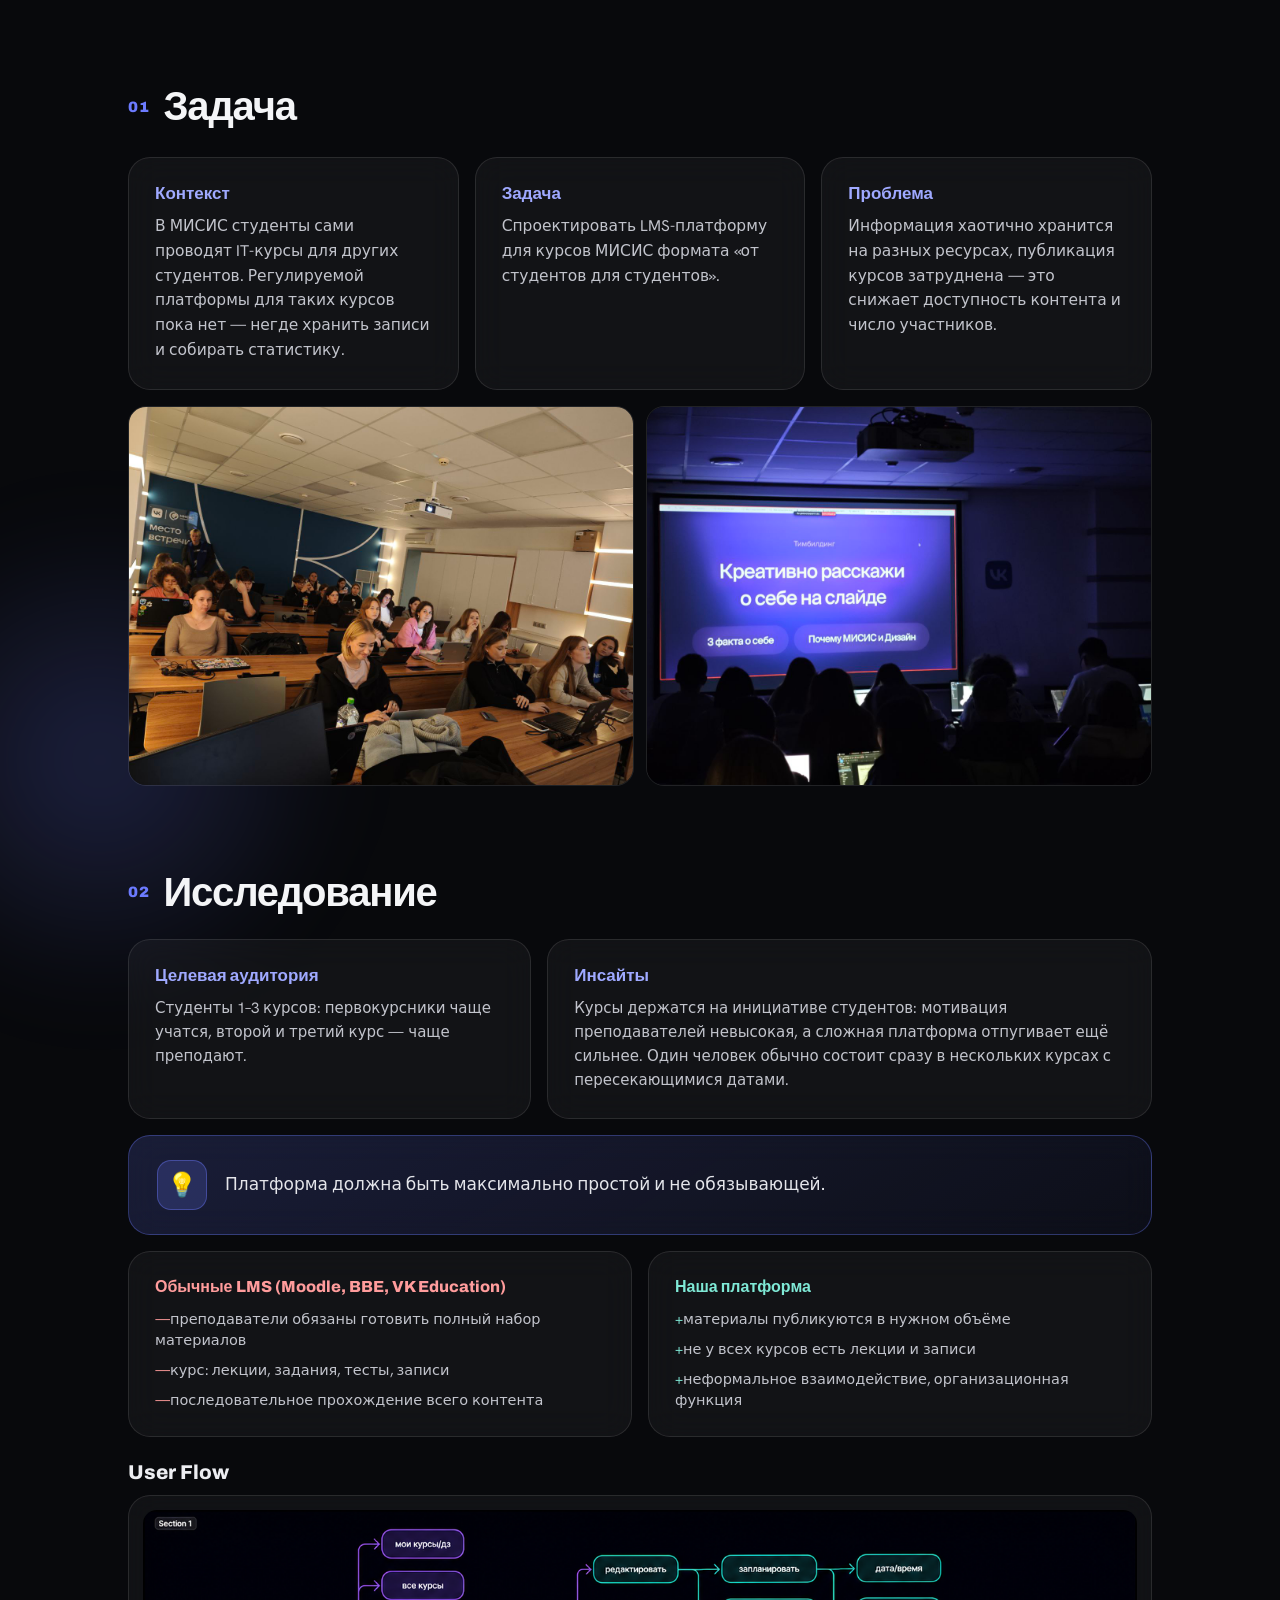
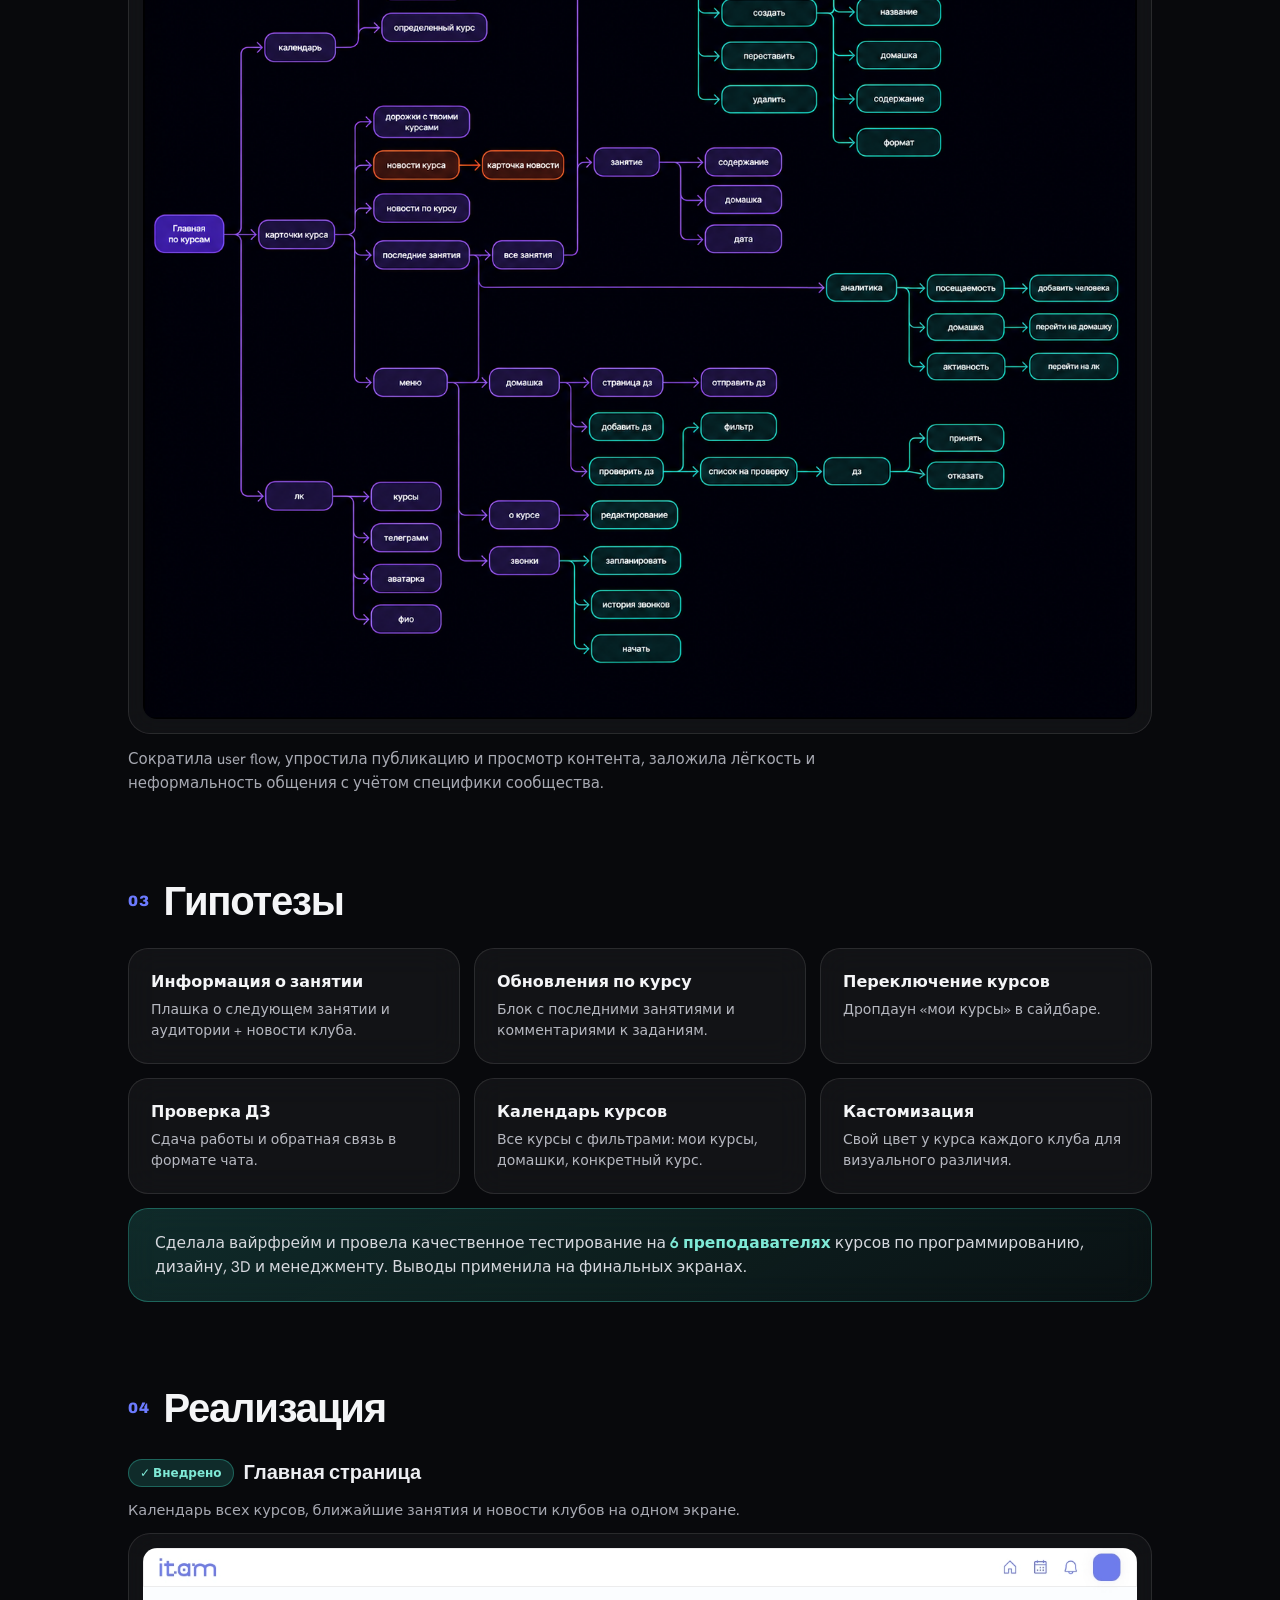
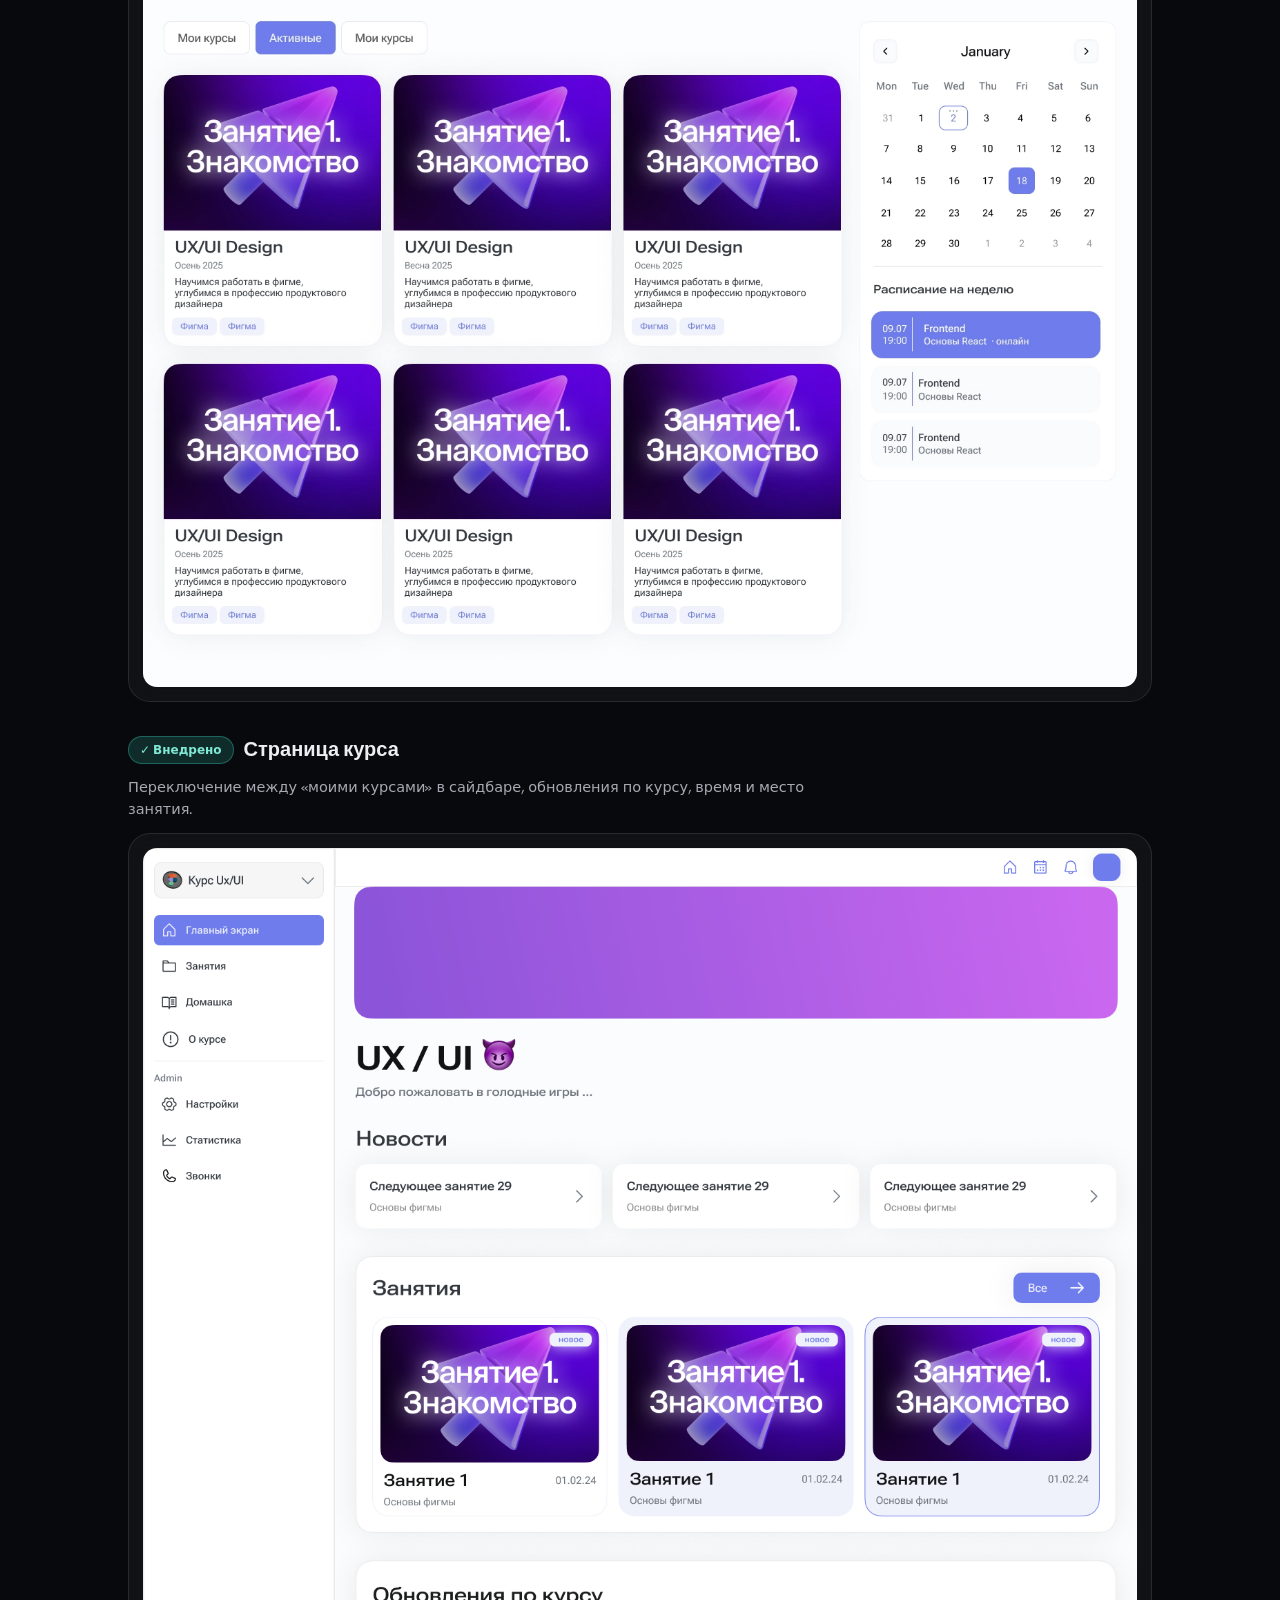
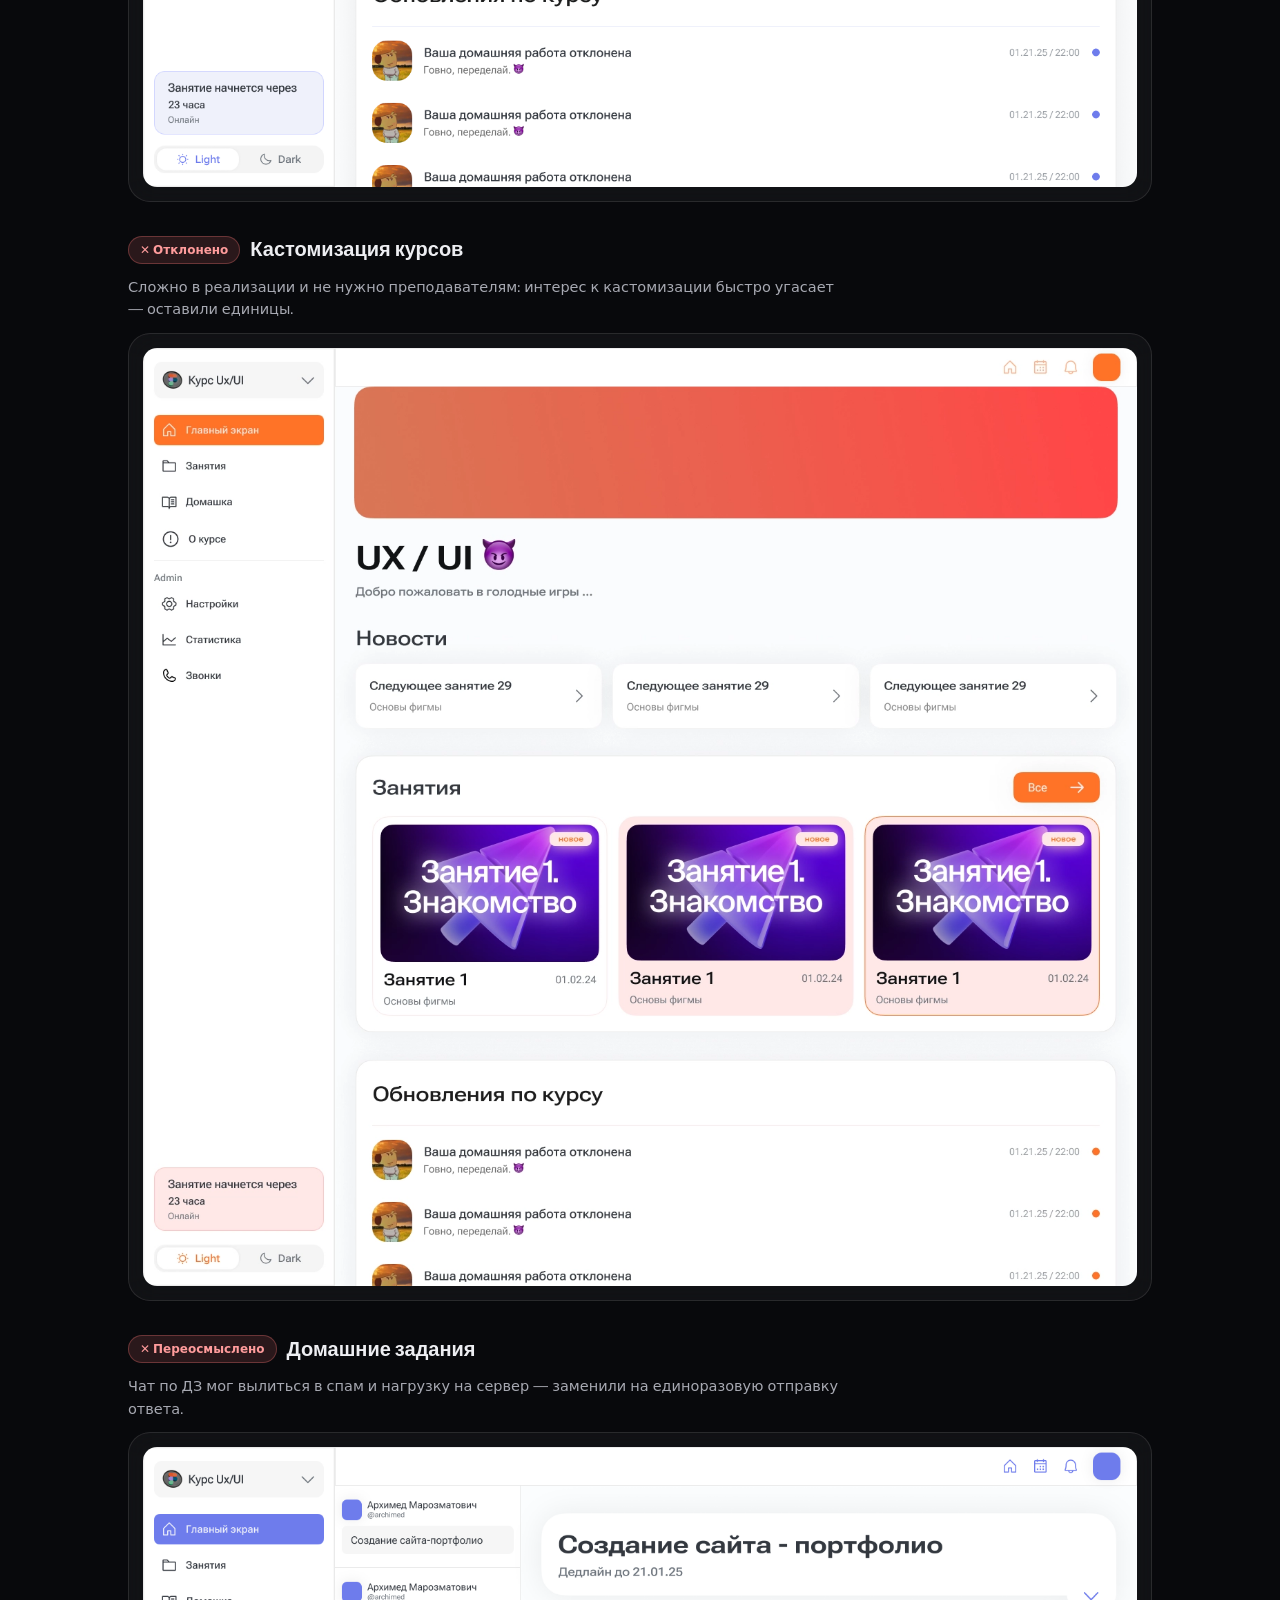
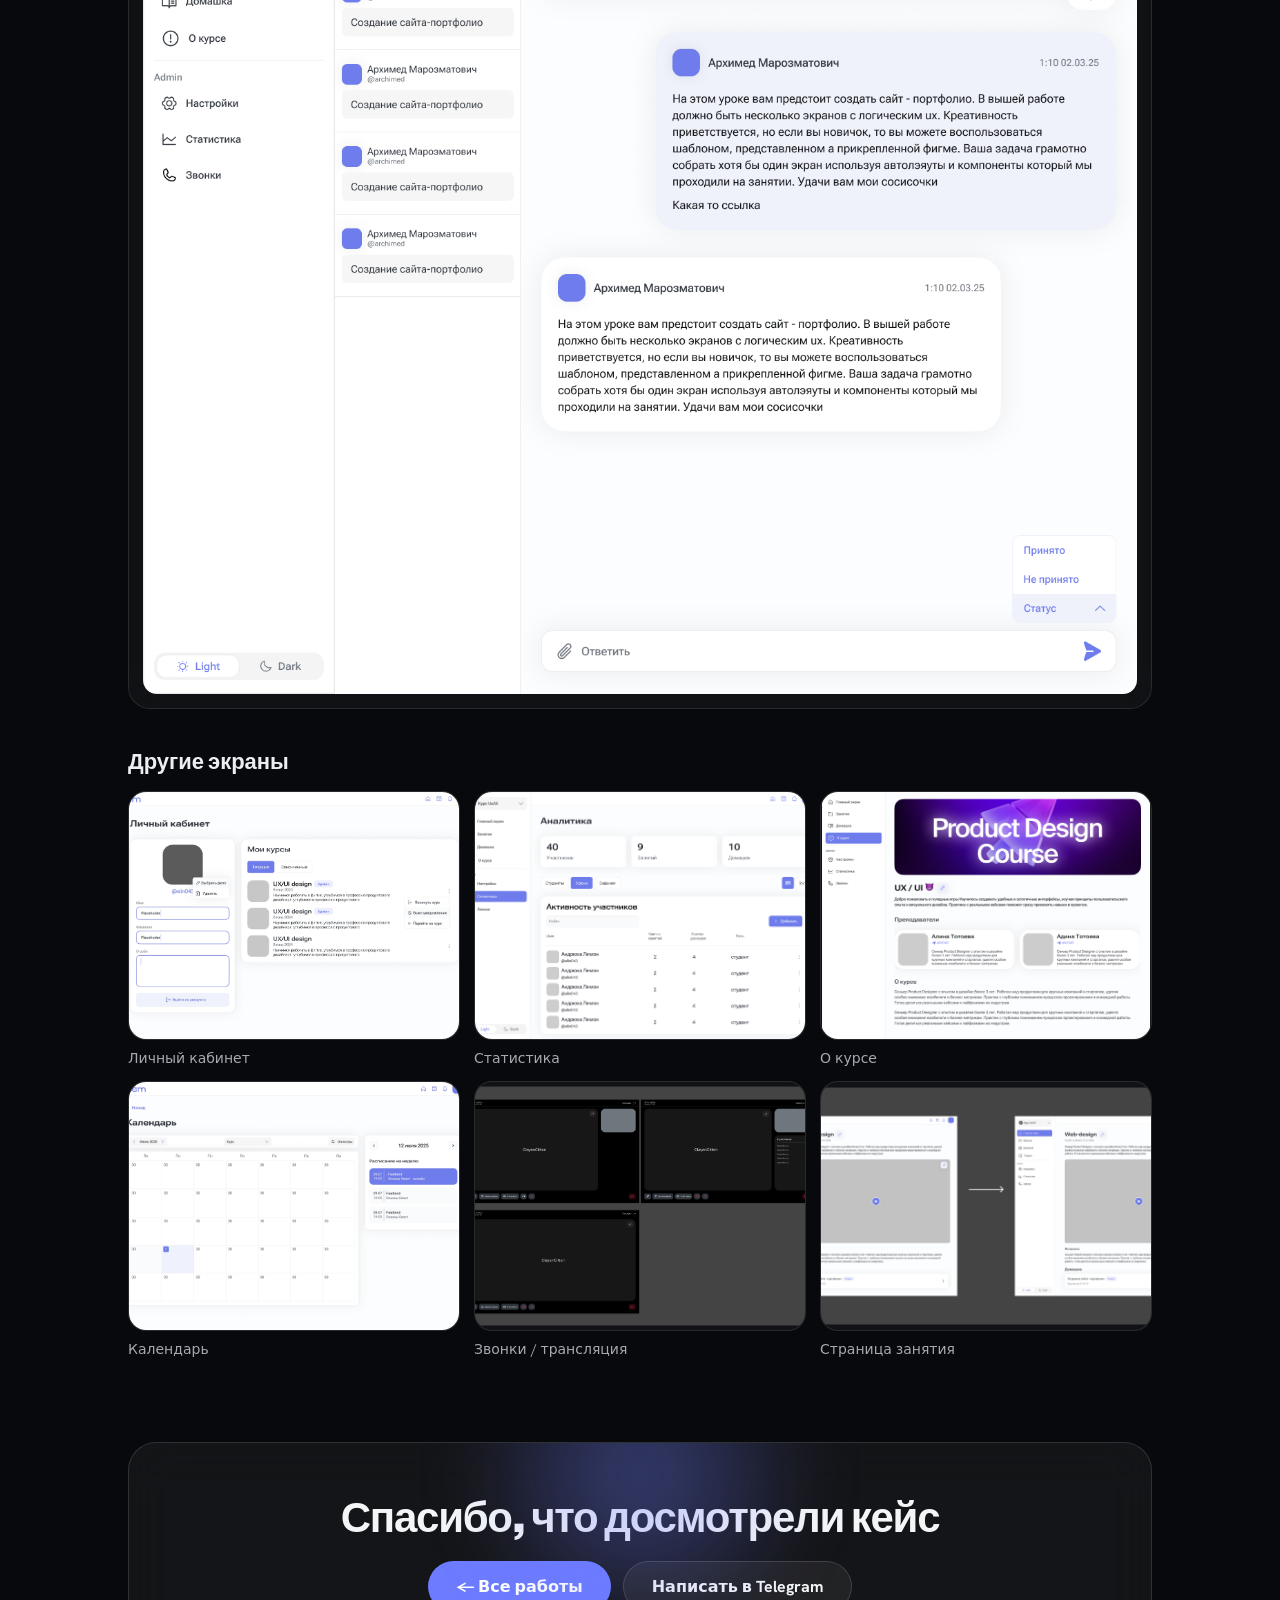
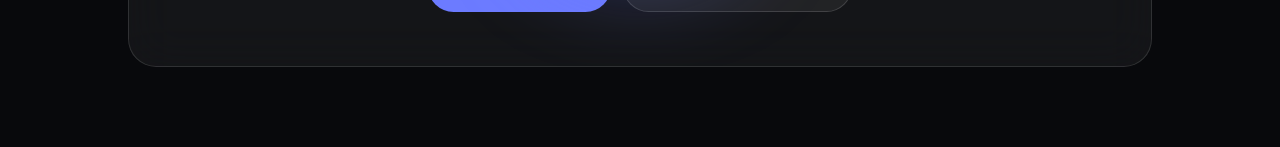
<file: lms-itam-case.html>
<!DOCTYPE html>
<html lang="ru">
<head>
<meta charset="utf-8">
<meta name="viewport" content="width=device-width, initial-scale=1">
<title>LMS ITAM — Кейс · Алина Тотоева</title>
<link rel="preconnect" href="https://fonts.googleapis.com">
<link rel="preconnect" href="https://fonts.gstatic.com" crossorigin>
<link href="https://fonts.googleapis.com/css2?family=Archivo:wght@400;500;600;700;800;900&family=Hanken+Grotesk:wght@400;500;600;700&display=swap" rel="stylesheet">
<link rel="stylesheet" href="styles.css">
<style>
  *{box-sizing:border-box;}
  html,body{margin:0;padding:0;}
  body{font-family:'Hanken Grotesk',system-ui,sans-serif;background:#08090C;color:#F4F5F7;-webkit-font-smoothing:antialiased;}
  ::selection{background:#6C7BFF;color:#fff;}
  @keyframes revUp{from{opacity:0;transform:translateY(22px)}to{opacity:1;transform:none}}
  @keyframes floatB{0%,100%{transform:translate(0,0)}50%{transform:translate(0,-26px)}}
  [data-rev]{animation:revUp .7s cubic-bezier(.2,.7,.2,1) both;}
  .lk{transition:opacity .18s;}
  .lk:hover{opacity:.62;}
  .gcard{transition:transform .25s cubic-bezier(.2,.7,.2,1),box-shadow .25s,border-color .25s,background .25s;}
  .gcard:hover{transform:translateY(-4px);border-color:rgba(108,123,255,0.42)!important;}
  .imgwrap img{display:block;width:100%;}
  .pill{transition:transform .18s,box-shadow .25s;}
  .pill:hover{transform:translateY(-3px);box-shadow:0 16px 30px -12px rgba(108,123,255,.6);}
  a{text-decoration:none;color:inherit;}
</style>
</head>
<body>
<div style="position:relative;min-height:100vh;background:#08090C;color:#F4F5F7;font-family:'Hanken Grotesk',system-ui,sans-serif;overflow:hidden;">

  <div style="position:absolute;top:-160px;left:-120px;width:560px;height:560px;border-radius:50%;background:radial-gradient(circle,rgba(108,123,255,0.34),transparent 66%);filter:blur(40px);pointer-events:none;animation:floatB 14s ease-in-out infinite;"></div>
  <div style="position:absolute;top:900px;right:-180px;width:620px;height:620px;border-radius:50%;background:radial-gradient(circle,rgba(60,224,200,0.16),transparent 66%);filter:blur(44px);pointer-events:none;animation:floatB 18s ease-in-out infinite reverse;"></div>
  <div style="position:absolute;top:2100px;left:-160px;width:520px;height:520px;border-radius:50%;background:radial-gradient(circle,rgba(108,123,255,0.22),transparent 66%);filter:blur(44px);pointer-events:none;"></div>

  <div style="position:relative;z-index:2;">

  <!-- NAV -->
  <div style="position:sticky;top:0;z-index:80;background:rgba(10,11,15,0.55);backdrop-filter:blur(18px) saturate(140%);-webkit-backdrop-filter:blur(18px) saturate(140%);border-bottom:1px solid rgba(255,255,255,0.08);">
    <div style="max-width:1080px;margin:0 auto;padding:15px 28px;display:flex;align-items:center;justify-content:space-between;gap:18px;">
      <a href="index.html" class="lk" style="display:inline-flex;align-items:center;gap:9px;font-weight:600;font-size:14.5px;color:#F4F5F7;">
        <span style="width:28px;height:28px;border-radius:50%;background:rgba(255,255,255,0.07);border:1px solid rgba(255,255,255,0.14);display:inline-flex;align-items:center;justify-content:center;">←</span>
        Все работы
      </a>
      <span style="font-family:'Archivo',sans-serif;font-weight:800;font-size:15px;letter-spacing:-0.01em;">LMS ITAM</span>
      <a href="https://t.me/alinO43" target="_blank" class="pill" style="display:inline-flex;align-items:center;gap:8px;background:#6C7BFF;color:#fff;font-weight:700;font-size:14px;padding:9px 16px;border-radius:30px;">@alinO43</a>
    </div>
  </div>

  <!-- HERO -->
  <div style="max-width:1080px;margin:0 auto;padding:62px 28px 0;">
    <div data-rev style="display:flex;flex-wrap:wrap;gap:8px;margin-bottom:22px;">
      <span style="background:rgba(108,123,255,0.16);border:1px solid rgba(108,123,255,0.4);color:#9FA9FF;font-size:13px;font-weight:600;padding:7px 14px;border-radius:24px;">UX/UI</span>
      <span class="tag-light-xs">Product</span>
      <span class="tag-light-xs">UX Research</span>
      <span class="tag-light-xs">Prompt engineer</span>
    </div>
    <h1 data-rev style="font-family:'Archivo',sans-serif;font-weight:900;font-size:58px;line-height:0.98;letter-spacing:-0.04em;margin:0;max-width:940px;">LMS-платформа для студенческих курсов <span style="color:#6C7BFF;text-shadow:0 0 36px rgba(108,123,255,0.5);">ITAM</span></h1>
    <p data-rev style="font-size:20px;line-height:1.5;color:#A7A9B2;max-width:660px;margin:24px 0 0;">Спроектировала платформу для неофициальных студенческих IT-курсов МИСИС — где можно публиковать материалы, вести занятия и собирать статистику.</p>

    <div data-rev class="imgwrap" style="margin-top:38px;background:rgba(255,255,255,0.04);border:1px solid rgba(255,255,255,0.10);border-radius:26px;padding:14px;backdrop-filter:blur(18px);">
      <img src="screens/itam/hero-cover.png" alt="Обложка проекта LMS" style="border-radius:16px;">
    </div>

    <div style="display:grid;grid-template-columns:repeat(4,1fr);gap:12px;margin-top:14px;">
      <div class="card-glass-18">
        <div class="label-uppercase">Заказчик</div>
        <div class="h4-lg">МИСИС</div>
      </div>
      <div class="card-glass-18">
        <div class="label-uppercase">Год</div>
        <div class="h4-lg">2025–2026</div>
      </div>
      <div class="card-glass-18">
        <div class="label-uppercase">Роль</div>
        <div class="h4-lg">Product дизайнер</div>
      </div>
      <a href="https://edu.itatmisis.ru/" target="_blank" class="gcard" style="background:rgba(108,123,255,0.12);border:1px solid rgba(108,123,255,0.32);backdrop-filter:blur(16px);border-radius:18px;padding:18px 20px;display:block;">
        <div style="font-size:12px;letter-spacing:0.08em;text-transform:uppercase;color:#9FA9FF;font-weight:700;">Продукт</div>
        <div class="h4-lg">edu.itatmisis.ru ↗</div>
      </a>
    </div>
  </div>

  <!-- МОЯ РОЛЬ -->
  <div style="max-width:1080px;margin:0 auto;padding:48px 28px 0;">
    <div style="background:linear-gradient(150deg,rgba(108,123,255,0.16),rgba(108,123,255,0.04));border:1px solid rgba(108,123,255,0.32);backdrop-filter:blur(16px);border-radius:22px;padding:28px 30px;">
      <div style="font-family:'Archivo',sans-serif;font-weight:800;font-size:17px;color:#9FA9FF;margin-bottom:14px;">Моя роль и вклад</div>
      <p style="font-size:15.5px;line-height:1.6;color:#D6D8DE;margin:0 0 16px;max-width:780px;">Провела исследование специфики студенческих курсов, выстроила user flow под неформальный сценарий, сформулировала и проверила гипотезы на 6 преподавателях и спроектировала все ключевые экраны — от главной до личного кабинета и страницы занятия.</p>
      <div style="display:flex;flex-wrap:wrap;gap:8px;">
        <span class="tag-light-sm">UX-исследование</span>
        <span class="tag-light-sm">User flow</span>
        <span class="tag-light-sm">Гипотезы</span>
        <span class="tag-light-sm">Юзабилити-тестирование</span>
        <span class="tag-light-sm">UI</span>
      </div>
    </div>
  </div>

  <!-- 01 ЗАДАЧА -->
  <div class="container-md">
    <div style="display:flex;align-items:center;gap:14px;margin-bottom:28px;">
      <span style="font-family:'Archivo',sans-serif;font-weight:900;font-size:15px;color:#6C7BFF;letter-spacing:0.05em;">01</span>
      <h2 class="h2-xl">Задача</h2>
    </div>
    <div style="display:grid;grid-template-columns:repeat(3,1fr);gap:16px;">
      <div class="gcard card-glass-26">
        <div class="h4-md-accent">Контекст</div>
        <p class="text-body-sm">В МИСИС студенты сами проводят IT-курсы для других студентов. Регулируемой платформы для таких курсов пока нет — негде хранить записи и собирать статистику.</p>
      </div>
      <div class="gcard card-glass-26">
        <div class="h4-md-accent">Задача</div>
        <p class="text-body-sm">Спроектировать LMS-платформу для курсов МИСИС формата «от студентов для студентов».</p>
      </div>
      <div class="gcard card-glass-26">
        <div class="h4-md-accent">Проблема</div>
        <p class="text-body-sm">Информация хаотично хранится на разных ресурсах, публикация курсов затруднена — это снижает доступность контента и число участников.</p>
      </div>
    </div>
    <div style="display:grid;grid-template-columns:1fr 1fr;gap:12px;margin-top:16px;">
      <div style="border-radius:18px;overflow:hidden;border:1px solid rgba(255,255,255,0.10);"><img src="screens/itam/context-photo-1.jpg" alt="" class="img-cover-aspect-4-3"></div>
      <div style="border-radius:18px;overflow:hidden;border:1px solid rgba(255,255,255,0.10);"><img src="screens/itam/context-photo-2.jpg" alt="" class="img-cover-aspect-4-3"></div>
    </div>
  </div>

  <!-- 02 ИССЛЕДОВАНИЕ -->
  <div class="container-md">
    <div style="display:flex;align-items:center;gap:14px;margin-bottom:24px;">
      <span style="font-family:'Archivo',sans-serif;font-weight:900;font-size:15px;color:#6C7BFF;letter-spacing:0.05em;">02</span>
      <h2 class="h2-xl">Исследование</h2>
    </div>
    <div style="display:grid;grid-template-columns:0.8fr 1.2fr;gap:16px;">
      <div class="gcard card-glass-26">
        <div class="h4-md-accent">Целевая аудитория</div>
        <p style="font-size:15px;line-height:1.6;color:#C2C4CC;margin:0;">Студенты 1–3 курсов: первокурсники чаще учатся, второй и третий курс — чаще преподают.</p>
      </div>
      <div class="gcard card-glass-26">
        <div class="h4-md-accent">Инсайты</div>
        <p style="font-size:15px;line-height:1.6;color:#C2C4CC;margin:0;">Курсы держатся на инициативе студентов: мотивация преподавателей невысокая, а сложная платформа отпугивает ещё сильнее. Один человек обычно состоит сразу в нескольких курсах с пересекающимися датами.</p>
      </div>
    </div>
    <div style="background:linear-gradient(150deg,rgba(108,123,255,0.18),rgba(108,123,255,0.05));border:1px solid rgba(108,123,255,0.35);backdrop-filter:blur(16px);border-radius:22px;padding:24px 28px;margin-top:16px;display:flex;align-items:center;gap:18px;">
      <span style="flex:none;width:50px;height:50px;border-radius:14px;background:rgba(108,123,255,0.2);border:1px solid rgba(108,123,255,0.4);display:flex;align-items:center;justify-content:center;font-size:24px;">💡</span>
      <p style="font-size:17px;line-height:1.5;color:#E4E5EA;margin:0;font-weight:500;">Платформа должна быть максимально простой и не обязывающей.</p>
    </div>

    <div style="display:grid;grid-template-columns:1fr 1fr;gap:16px;margin-top:16px;">
      <div class="gcard card-glass-26">
        <div style="font-family:'Archivo',sans-serif;font-weight:800;font-size:16px;color:#FF9C9C;margin-bottom:12px;">Обычные LMS (Moodle, BBE, VK Education)</div>
        <div style="display:flex;flex-direction:column;gap:9px;font-size:14.5px;color:#C2C4CC;line-height:1.45;">
          <div class="flex-row-gap-9"><span style="color:#FF9C9C;">—</span>преподаватели обязаны готовить полный набор материалов</div>
          <div class="flex-row-gap-9"><span style="color:#FF9C9C;">—</span>курс: лекции, задания, тесты, записи</div>
          <div class="flex-row-gap-9"><span style="color:#FF9C9C;">—</span>последовательное прохождение всего контента</div>
        </div>
      </div>
      <div class="gcard card-glass-26">
        <div style="font-family:'Archivo',sans-serif;font-weight:800;font-size:16px;color:#7FE9D6;margin-bottom:12px;">Наша платформа</div>
        <div style="display:flex;flex-direction:column;gap:9px;font-size:14.5px;color:#C2C4CC;line-height:1.45;">
          <div class="flex-row-gap-9"><span class="color-accent-cyan">+</span>материалы публикуются в нужном объёме</div>
          <div class="flex-row-gap-9"><span class="color-accent-cyan">+</span>не у всех курсов есть лекции и записи</div>
          <div class="flex-row-gap-9"><span class="color-accent-cyan">+</span>неформальное взаимодействие, организационная функция</div>
        </div>
      </div>
    </div>

    <div style="margin-top:24px;">
      <div style="font-family:'Archivo',sans-serif;font-weight:800;font-size:20px;margin-bottom:12px;color:#EDEEF2;">User Flow</div>
      <div style="background:rgba(255,255,255,0.04);border:1px solid rgba(255,255,255,0.10);border-radius:22px;padding:14px;backdrop-filter:blur(16px);">
        <img src="screens/itam/user-flow.png" alt="User flow" style="display:block;width:100%;border-radius:14px;">
      </div>
      <p style="font-size:15px;line-height:1.55;color:#A7A9B2;max-width:760px;margin:14px 0 0;">Сократила user flow, упростила публикацию и просмотр контента, заложила лёгкость и неформальность общения с учётом специфики сообщества.</p>
    </div>
  </div>

  <!-- 03 ГИПОТЕЗЫ -->
  <div class="container-md">
    <div style="display:flex;align-items:center;gap:14px;margin-bottom:24px;">
      <span style="font-family:'Archivo',sans-serif;font-weight:900;font-size:15px;color:#6C7BFF;letter-spacing:0.05em;">03</span>
      <h2 class="h2-xl">Гипотезы</h2>
    </div>
    <div style="display:grid;grid-template-columns:repeat(3,1fr);gap:14px;">
      <div class="gcard" style="background:rgba(255,255,255,0.045);border:1px solid rgba(255,255,255,0.10);backdrop-filter:blur(16px);border-radius:20px;padding:22px;"><div style="font-weight:800;font-size:16px;margin-bottom:7px;">Информация о занятии</div><p class="text-body-md">Плашка о следующем занятии и аудитории + новости клуба.</p></div>
      <div class="gcard" style="background:rgba(255,255,255,0.045);border:1px solid rgba(255,255,255,0.10);backdrop-filter:blur(16px);border-radius:20px;padding:22px;"><div style="font-weight:800;font-size:16px;margin-bottom:7px;">Обновления по курсу</div><p class="text-body-md">Блок с последними занятиями и комментариями к заданиям.</p></div>
      <div class="gcard" style="background:rgba(255,255,255,0.045);border:1px solid rgba(255,255,255,0.10);backdrop-filter:blur(16px);border-radius:20px;padding:22px;"><div style="font-weight:800;font-size:16px;margin-bottom:7px;">Переключение курсов</div><p class="text-body-md">Дропдаун «мои курсы» в сайдбаре.</p></div>
      <div class="gcard" style="background:rgba(255,255,255,0.045);border:1px solid rgba(255,255,255,0.10);backdrop-filter:blur(16px);border-radius:20px;padding:22px;"><div style="font-weight:800;font-size:16px;margin-bottom:7px;">Проверка ДЗ</div><p class="text-body-md">Сдача работы и обратная связь в формате чата.</p></div>
      <div class="gcard" style="background:rgba(255,255,255,0.045);border:1px solid rgba(255,255,255,0.10);backdrop-filter:blur(16px);border-radius:20px;padding:22px;"><div style="font-weight:800;font-size:16px;margin-bottom:7px;">Календарь курсов</div><p class="text-body-md">Все курсы с фильтрами: мои курсы, домашки, конкретный курс.</p></div>
      <div class="gcard" style="background:rgba(255,255,255,0.045);border:1px solid rgba(255,255,255,0.10);backdrop-filter:blur(16px);border-radius:20px;padding:22px;"><div style="font-weight:800;font-size:16px;margin-bottom:7px;">Кастомизация</div><p class="text-body-md">Свой цвет у курса каждого клуба для визуального различия.</p></div>
    </div>
    <div style="background:linear-gradient(150deg,rgba(60,224,200,0.16),rgba(60,224,200,0.04));border:1px solid rgba(60,224,200,0.32);backdrop-filter:blur(16px);border-radius:20px;padding:22px 26px;margin-top:14px;">
      <p style="font-size:15.5px;line-height:1.55;color:#D6D8DE;margin:0;">Сделала вайрфрейм и провела качественное тестирование на <strong class="color-accent-cyan">6 преподавателях</strong> курсов по программированию, дизайну, 3D и менеджменту. Выводы применила на финальных экранах.</p>
    </div>
  </div>

  <!-- 04 РЕАЛИЗАЦИЯ -->
  <div class="container-md">
    <div style="display:flex;align-items:center;gap:14px;margin-bottom:28px;">
      <span style="font-family:'Archivo',sans-serif;font-weight:900;font-size:15px;color:#6C7BFF;letter-spacing:0.05em;">04</span>
      <h2 class="h2-xl">Реализация</h2>
    </div>
    <div style="display:flex;flex-direction:column;gap:34px;">

      <div>
        <div style="display:flex;align-items:center;gap:10px;margin-bottom:12px;">
          <span style="background:rgba(60,224,200,0.16);border:1px solid rgba(60,224,200,0.32);color:#7FE9D6;font-size:12px;font-weight:700;padding:5px 11px;border-radius:18px;">✓ Внедрено</span>
          <div style="font-family:'Archivo',sans-serif;font-weight:800;font-size:20px;color:#EDEEF2;">Главная страница</div>
        </div>
        <p style="font-size:14.5px;line-height:1.55;color:#A7A9B2;margin:0 0 12px;max-width:720px;">Календарь всех курсов, ближайшие занятия и новости клубов на одном экране.</p>
        <div style="background:rgba(255,255,255,0.04);border:1px solid rgba(255,255,255,0.10);border-radius:22px;padding:14px;backdrop-filter:blur(16px);">
          <img src="screens/itam/screen-main.png" alt="Главная страница" style="display:block;width:100%;border-radius:14px;">
        </div>
      </div>

      <div>
        <div style="display:flex;align-items:center;gap:10px;margin-bottom:12px;">
          <span style="background:rgba(60,224,200,0.16);border:1px solid rgba(60,224,200,0.32);color:#7FE9D6;font-size:12px;font-weight:700;padding:5px 11px;border-radius:18px;">✓ Внедрено</span>
          <div style="font-family:'Archivo',sans-serif;font-weight:800;font-size:20px;color:#EDEEF2;">Страница курса</div>
        </div>
        <p style="font-size:14.5px;line-height:1.55;color:#A7A9B2;margin:0 0 12px;max-width:720px;">Переключение между «моими курсами» в сайдбаре, обновления по курсу, время и место занятия.</p>
        <div style="background:rgba(255,255,255,0.04);border:1px solid rgba(255,255,255,0.10);border-radius:22px;padding:14px;backdrop-filter:blur(16px);">
          <img src="screens/itam/screen-course.png" alt="Страница курса" style="display:block;width:100%;border-radius:14px;">
        </div>
      </div>

      <div>
        <div style="display:flex;align-items:center;gap:10px;margin-bottom:12px;">
          <span style="background:rgba(255,120,120,0.14);border:1px solid rgba(255,120,120,0.3);color:#FF9C9C;font-size:12px;font-weight:700;padding:5px 11px;border-radius:18px;">✕ Отклонено</span>
          <div style="font-family:'Archivo',sans-serif;font-weight:800;font-size:20px;color:#EDEEF2;">Кастомизация курсов</div>
        </div>
        <p style="font-size:14.5px;line-height:1.55;color:#A7A9B2;margin:0 0 12px;max-width:720px;">Сложно в реализации и не нужно преподавателям: интерес к кастомизации быстро угасает — оставили единицы.</p>
        <div style="background:rgba(255,255,255,0.04);border:1px solid rgba(255,255,255,0.10);border-radius:22px;padding:14px;backdrop-filter:blur(16px);">
          <img src="screens/itam/screen-course-custom.png" alt="Кастомизация курса" style="display:block;width:100%;border-radius:14px;">
        </div>
      </div>

      <div>
        <div style="display:flex;align-items:center;gap:10px;margin-bottom:12px;">
          <span style="background:rgba(255,120,120,0.14);border:1px solid rgba(255,120,120,0.3);color:#FF9C9C;font-size:12px;font-weight:700;padding:5px 11px;border-radius:18px;">✕ Переосмыслено</span>
          <div style="font-family:'Archivo',sans-serif;font-weight:800;font-size:20px;color:#EDEEF2;">Домашние задания</div>
        </div>
        <p style="font-size:14.5px;line-height:1.55;color:#A7A9B2;margin:0 0 12px;max-width:720px;">Чат по ДЗ мог вылиться в спам и нагрузку на сервер — заменили на единоразовую отправку ответа.</p>
        <div style="background:rgba(255,255,255,0.04);border:1px solid rgba(255,255,255,0.10);border-radius:22px;padding:14px;backdrop-filter:blur(16px);">
          <img src="screens/itam/screen-homework.png" alt="Домашние задания" style="display:block;width:100%;border-radius:14px;">
        </div>
      </div>

    </div>

    <!-- Другие экраны -->
    <div style="font-family:'Archivo',sans-serif;font-weight:800;font-size:22px;margin:40px 0 16px;color:#EDEEF2;">Другие экраны</div>
    <div style="display:grid;grid-template-columns:repeat(3,1fr);gap:14px;">
      <div>
        <div style="border-radius:18px;overflow:hidden;border:1px solid rgba(255,255,255,0.10);background:rgba(255,255,255,0.04);">
          <img src="screens/itam/screen-profile.png" alt="" class="img-cover-aspect-4-3">
        </div>
        <div style="font-size:14px;color:#A7A9B2;margin-top:9px;">Личный кабинет</div>
      </div>
      <div>
        <div style="border-radius:18px;overflow:hidden;border:1px solid rgba(255,255,255,0.10);background:rgba(255,255,255,0.04);">
          <img src="screens/itam/screen-stats.png" alt="" class="img-cover-aspect-4-3">
        </div>
        <div style="font-size:14px;color:#A7A9B2;margin-top:9px;">Статистика</div>
      </div>
      <div>
        <div style="border-radius:18px;overflow:hidden;border:1px solid rgba(255,255,255,0.10);background:rgba(255,255,255,0.04);">
          <img src="screens/itam/screen-about.png" alt="" class="img-cover-aspect-4-3">
        </div>
        <div style="font-size:14px;color:#A7A9B2;margin-top:9px;">О курсе</div>
      </div>
      <div>
        <div style="border-radius:18px;overflow:hidden;border:1px solid rgba(255,255,255,0.10);background:rgba(255,255,255,0.04);">
          <img src="screens/itam/screen-calendar.png" alt="" class="img-cover-aspect-4-3">
        </div>
        <div style="font-size:14px;color:#A7A9B2;margin-top:9px;">Календарь</div>
      </div>
      <div>
        <div style="border-radius:18px;overflow:hidden;border:1px solid rgba(255,255,255,0.10);background:rgba(255,255,255,0.04);">
          <img src="screens/itam/screen-calls.png" alt="" class="img-cover-aspect-4-3">
        </div>
        <div style="font-size:14px;color:#A7A9B2;margin-top:9px;">Звонки / трансляция</div>
      </div>
      <div>
        <div style="border-radius:18px;overflow:hidden;border:1px solid rgba(255,255,255,0.10);background:rgba(255,255,255,0.04);">
          <img src="screens/itam/screen-lesson.png" alt="" class="img-cover-aspect-4-3">
        </div>
        <div style="font-size:14px;color:#A7A9B2;margin-top:9px;">Страница занятия</div>
      </div>
    </div>
  </div>

  <!-- FOOTER -->
  <div style="max-width:1080px;margin:84px auto 0;padding:0 28px 80px;">
    <div style="position:relative;overflow:hidden;background:rgba(255,255,255,0.05);border:1px solid rgba(255,255,255,0.12);backdrop-filter:blur(24px);border-radius:28px;padding:54px 40px;text-align:center;">
      <div style="position:absolute;top:-120px;left:50%;transform:translateX(-50%);width:460px;height:300px;border-radius:50%;background:radial-gradient(circle,rgba(108,123,255,0.4),transparent 66%);filter:blur(30px);pointer-events:none;"></div>
      <div class="relative">
        <h2 style="font-family:'Archivo',sans-serif;font-weight:900;font-size:42px;line-height:1;letter-spacing:-0.03em;margin:0 0 22px;">Спасибо, что досмотрели кейс</h2>
        <div style="display:flex;gap:12px;justify-content:center;flex-wrap:wrap;">
          <a href="index.html" class="pill" style="display:inline-flex;align-items:center;gap:9px;background:#6C7BFF;color:#fff;font-weight:700;font-size:16px;padding:14px 28px;border-radius:32px;">← Все работы</a>
          <a href="https://t.me/alinO43" target="_blank" class="pill" style="display:inline-flex;align-items:center;gap:9px;background:rgba(255,255,255,0.06);border:1px solid rgba(255,255,255,0.14);color:#F4F5F7;font-weight:700;font-size:16px;padding:14px 28px;border-radius:32px;">Написать в Telegram</a>
        </div>
      </div>
    </div>
  </div>

  </div>
</div>
</body>
</html>
</file>
<file: styles.css>
/* ============================================
   GALLERY & MASONRY
   ============================================ */

.gallery-item-14 {
  break-inside: avoid;
  margin-bottom: 14px;
}

.gallery-item-16 {
  break-inside: avoid;
  margin-bottom: 16px;
}

/* ============================================
   IMAGES
   ============================================ */

.img-rounded-11 {
  border-radius: 11px;
}

.img-rounded-14 {
  border-radius: 14px;
}

.img-rounded-16 {
  border-radius: 16px;
}

.img-rounded-18 {
  border-radius: 18px;
}

.img-rounded-20 {
  border-radius: 20px;
}

.img-cover {
  width: 100%;
  display: block;
  border-radius: 11px;
}

.img-cover-aspect-4-3 {
  display: block;
  width: 100%;
  aspect-ratio: 4/3;
  object-fit: cover;
}

/* ============================================
   BADGES & TAGS
   ============================================ */

.badge-small {
  background: rgba(255, 255, 255, 0.04);
  border: 1px solid rgba(255, 255, 255, 0.10);
  border-radius: 16px;
  padding: 8px;
  backdrop-filter: blur(16px);
  -webkit-backdrop-filter: blur(16px);
}

.badge-medium {
  background: rgba(255, 255, 255, 0.04);
  border: 1px solid rgba(255, 255, 255, 0.10);
  border-radius: 18px;
  padding: 10px;
  backdrop-filter: blur(16px);
  -webkit-backdrop-filter: blur(16px);
}

.tag-light-sm {
  background: rgba(255, 255, 255, 0.06);
  border: 1px solid rgba(255, 255, 255, 0.14);
  color: #E4E5EA;
  font-size: 13px;
  font-weight: 600;
  padding: 7px 14px;
  border-radius: 22px;
  display: inline-block;
}

.tag-light-xs {
  background: rgba(255, 255, 255, 0.05);
  border: 1px solid rgba(255, 255, 255, 0.12);
  color: #C9CBD2;
  font-size: 13px;
  font-weight: 600;
  padding: 7px 14px;
  border-radius: 24px;
  display: inline-block;
}

.tag-light-xxs {
  background: rgba(255, 255, 255, 0.05);
  border: 1px solid rgba(255, 255, 255, 0.12);
  color: #C9CBD2;
  font-size: 12.5px;
  font-weight: 600;
  padding: 6px 12px;
  border-radius: 22px;
  display: inline-block;
}

/* ============================================
   CONTAINERS & LAYOUT
   ============================================ */

.container-md {
  max-width: 1080px;
  margin: 0 auto;
  padding: 84px 28px 0;
}

.flex-gap-10 {
  display: flex;
  gap: 10px;
  font-size: 15px;
  color: #C2C4CC;
}

.flex-gap-9 {
  display: flex;
  gap: 9px;
  font-size: 14.5px;
  color: #C2C4CC;
  line-height: 1.45;
}

/* ============================================
   CARD STYLES
   ============================================ */

.card-glass-26 {
  background: rgba(255, 255, 255, 0.045);
  border: 1px solid rgba(255, 255, 255, 0.10);
  backdrop-filter: blur(16px);
  -webkit-backdrop-filter: blur(16px);
  border-radius: 22px;
  padding: 26px;
}

.card-glass-24 {
  background: rgba(255, 255, 255, 0.045);
  border: 1px solid rgba(255, 255, 255, 0.10);
  backdrop-filter: blur(16px);
  -webkit-backdrop-filter: blur(16px);
  border-radius: 22px;
  padding: 24px;
}

.card-glass-18 {
  background: rgba(255, 255, 255, 0.045);
  border: 1px solid rgba(255, 255, 255, 0.10);
  backdrop-filter: blur(16px);
  -webkit-backdrop-filter: blur(16px);
  border-radius: 18px;
  padding: 18px 20px;
}

.card-glass-14 {
  background: rgba(255, 255, 255, 0.045);
  border: 1px solid rgba(255, 255, 255, 0.10);
  backdrop-filter: blur(16px);
  -webkit-backdrop-filter: blur(16px);
  border-radius: 22px;
  padding: 14px;
}

/* ============================================
   TYPOGRAPHY
   ============================================ */

.h2-xl {
  font-family: 'Archivo', sans-serif;
  font-weight: 900;
  font-size: 40px;
  letter-spacing: -0.03em;
  margin: 0;
}

.h4-lg {
  font-family: 'Archivo', sans-serif;
  font-weight: 800;
  font-size: 19px;
  margin-top: 6px;
}

.h4-md {
  font-family: 'Archivo', sans-serif;
  font-weight: 800;
  font-size: 17px;
  margin-bottom: 8px;
}

.h4-md-accent {
  font-family: 'Archivo', sans-serif;
  font-weight: 800;
  font-size: 17px;
  color: #9FA9FF;
  margin-bottom: 10px;
}

.label-uppercase {
  font-size: 12px;
  letter-spacing: 0.08em;
  text-transform: uppercase;
  color: #7E828B;
  font-weight: 700;
}

.text-body-lg {
  font-size: 14.5px;
  line-height: 1.55;
  color: #B6B8C0;
  margin: 0;
}

.text-body-md {
  font-size: 14px;
  line-height: 1.5;
  color: #B6B8C0;
  margin: 0;
}

.text-body-sm {
  font-size: 15.5px;
  line-height: 1.6;
  color: #C2C4CC;
  margin: 0;
}

/* ============================================
   COLOR UTILITIES
   ============================================ */

.color-accent {
  color: #6C7BFF;
}

.color-accent-green {
  color: #21A038;
}

.color-accent-cyan {
  color: #7FE9D6;
}

.color-text-neutral {
  color: #C2C4CC;
}

/* ============================================
   ICONS
   ============================================ */

.icon-sm {
  width: 30px;
  height: 30px;
  object-fit: contain;
}
</file>
